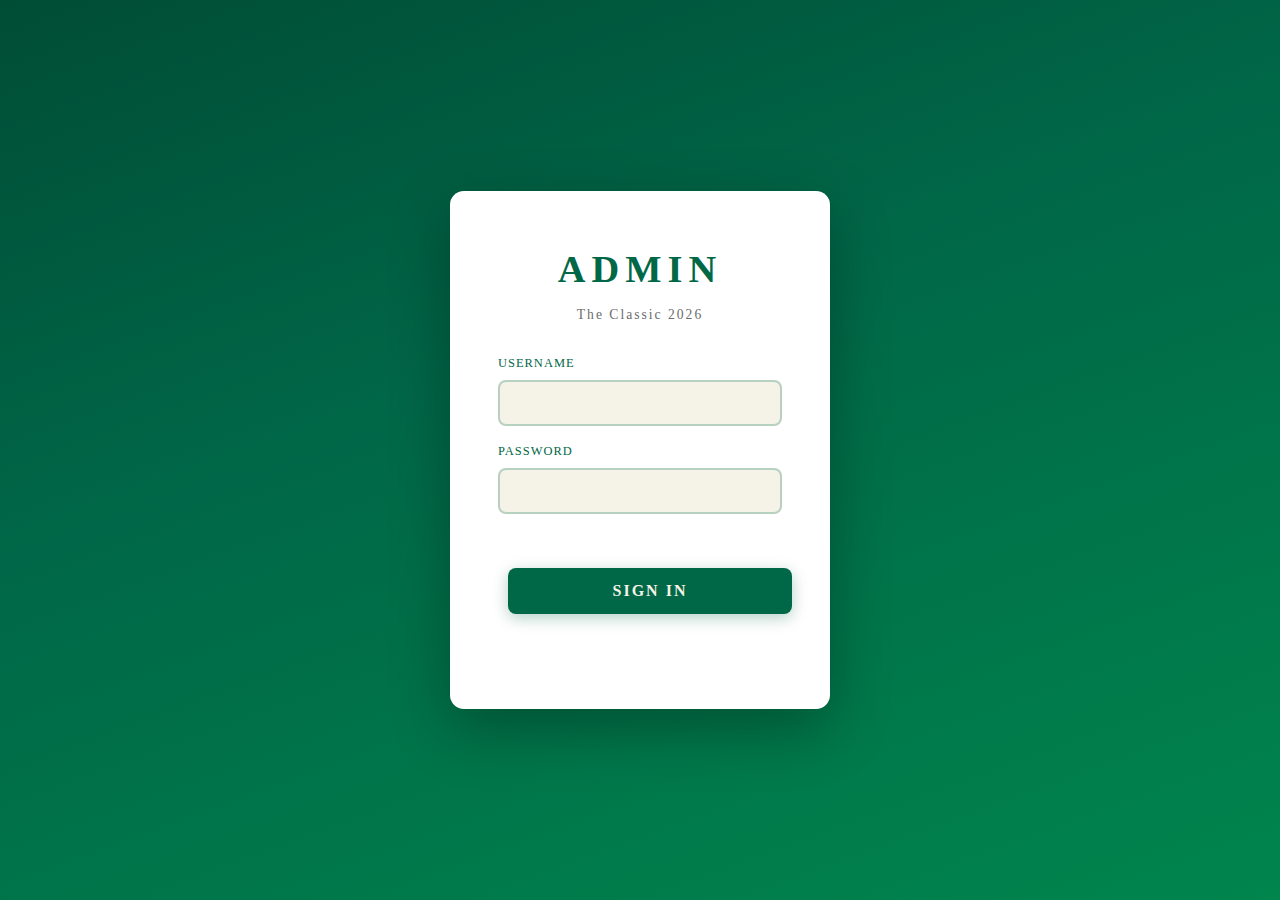
<file: admin.html>
<!DOCTYPE html>
<html lang="en">
<head>
  <meta charset="UTF-8">
  <meta name="viewport" content="width=device-width, initial-scale=1.0">
  <title>Admin - The Classic 2026</title>
  <link rel="stylesheet" href="css/styles.css?v=20260223">
  <link rel="icon" href="/favicon.ico">
</head>
<body>

  <!-- Login Overlay -->
  <div class="admin-login-overlay" id="login-overlay">
    <div class="admin-login-card">
      <div class="admin-login-header">ADMIN</div>
      <div class="admin-login-subtitle">The Classic 2026</div>
      <form id="login-form" onsubmit="handleLogin(event)">
        <div class="admin-login-field">
          <label for="login-user">Username</label>
          <input type="text" id="login-user" autocomplete="username" required>
        </div>
        <div class="admin-login-field">
          <label for="login-pass">Password</label>
          <input type="password" id="login-pass" autocomplete="current-password" required>
        </div>
        <div class="admin-login-error" id="login-error"></div>
        <button type="submit" class="admin-login-btn">Sign In</button>
      </form>
      <a href="index.html" class="admin-login-back">&larr; Back to Site</a>
    </div>
  </div>

  <div id="admin-app" style="display:none;">
  <nav class="navbar">
    <input type="checkbox" id="nav-toggle" class="nav-toggle">
    <label for="nav-toggle" class="nav-toggle-label">Menu</label>
    <div class="nav-container">
      <a href="index.html" class="nav-link">Tournament Format</a>
      <a href="draft.html" class="nav-link">Draft Board</a>
      <a href="leaderboard.html" class="nav-link">Live Leaderboard</a>
      <a href="history.html" class="nav-link">History</a>
      <a href="admin.html" class="nav-link admin-link active">Admin</a>
    </div>
  </nav>

  <main class="admin-page">
    <header class="admin-header">
      <div>
        <div class="admin-eyebrow" id="admin-eyebrow">Admin Console</div>
        <h1 id="admin-title">Admin Console</h1>
        <p class="admin-subtitle" id="admin-subtitle">Draft players, build matchups, and enter scores.</p>
      </div>
      <div class="admin-actions">
        <button class="btn-primary" id="save-btn" type="button" onclick="saveData()">Save</button>
        <button class="btn-danger" type="button" onclick="clearAll()">Clear All</button>
        <button class="btn-logout" type="button" onclick="logout()">Log Out</button>
        <div class="save-reminder" id="save-reminder">Unsaved changes</div>
      </div>
    </header>

    <!-- Tab Bar -->
    <div class="admin-tabs">
      <button class="admin-tab active" onclick="switchTab('draft')" id="tab-btn-draft">Draft</button>
      <button class="admin-tab" onclick="switchTab('matchups')" id="tab-btn-matchups">Matchups</button>
      <button class="admin-tab" onclick="switchTab('scores')" id="tab-btn-scores">Score Entry</button>
    </div>

    <!-- TAB: Draft -->
    <div class="tab-content active" id="tab-draft">
      <div class="draft-status draft-status--waiting" id="admin-draft-status">
        Loading draft data...
      </div>

      <div class="captains-grid">
        <div>
          <div class="team-column-header">Team Brock</div>
          <div class="draft-slots" id="admin-team-brock-slots"></div>
        </div>
        <div class="captains-vs">VS</div>
        <div>
          <div class="team-column-header">Team Jared</div>
          <div class="draft-slots" id="admin-team-jared-slots"></div>
        </div>
      </div>

      <div class="section-header" id="admin-pool-header" style="margin-top: 30px;">
        <h2>Available Players</h2>
      </div>
      <div class="draft-pool-grid" id="admin-pool-grid"></div>
    </div>

    <!-- TAB: Matchups -->
    <div class="tab-content" id="tab-matchups">
      <div class="draft-status" id="matchup-status" style="margin-bottom: 20px;">
        Assign players to match slots below.
      </div>
      <div id="matchup-builder-container"></div>
    </div>

    <!-- TAB: Score Entry -->
    <div class="tab-content" id="tab-scores">
      <section class="admin-stats" aria-label="Match status">
        <div class="stat-card">
          <div class="stat-label">Complete</div>
          <div class="stat-value" id="stat-complete">0</div>
        </div>
        <div class="stat-card">
          <div class="stat-label">In Progress</div>
          <div class="stat-value" id="stat-in-progress">0</div>
        </div>
        <div class="stat-card">
          <div class="stat-label">Not Started</div>
          <div class="stat-value" id="stat-not-started">0</div>
        </div>
        <div class="stat-card">
          <div class="stat-label">Progress</div>
          <div class="stat-value" id="stat-progress">0%</div>
        </div>
      </section>

      <section class="totals-panel" aria-label="Team totals">
        <div class="totals-heading">
          <h2>Team Totals</h2>
          <p>Auto-calculated from current match scores.</p>
        </div>
        <div class="totals-grid">
          <div class="total-card brock">
            <span class="total-team">Team Brock</span>
            <span class="total-score" id="total-brock">0.0</span>
          </div>
          <div class="total-card jared">
            <span class="total-team">Team Jared</span>
            <span class="total-score" id="total-jared">0.0</span>
          </div>
        </div>
      </section>

      <section class="foursomes" id="foursomes" aria-live="polite" style="padding-bottom: 80px;"></section>
    </div>
  </main>
  </div><!-- end #admin-app -->

  <!-- Sticky save bar for foursome users -->
  <div id="foursome-save-bar" style="display:none; position:fixed; bottom:0; left:0; right:0; background:#fff; border-top:2px solid #d4af37; padding:12px 20px; align-items:center; justify-content:space-between; z-index:1000; box-shadow:0 -2px 12px rgba(0,0,0,0.1);">
    <span id="foursome-save-status" style="font-family:'Copperplate',Georgia,serif; font-size:0.85em; color:#006747;"></span>
    <button class="btn-primary" type="button" onclick="saveData()" style="background:#006747; color:#f5f3e8; border:none; padding:10px 28px; border-radius:6px; font-size:1em; font-weight:700; cursor:pointer;">Save Scores</button>
  </div>

  <script src="admin.js"></script>
</body>
</html>
</file>
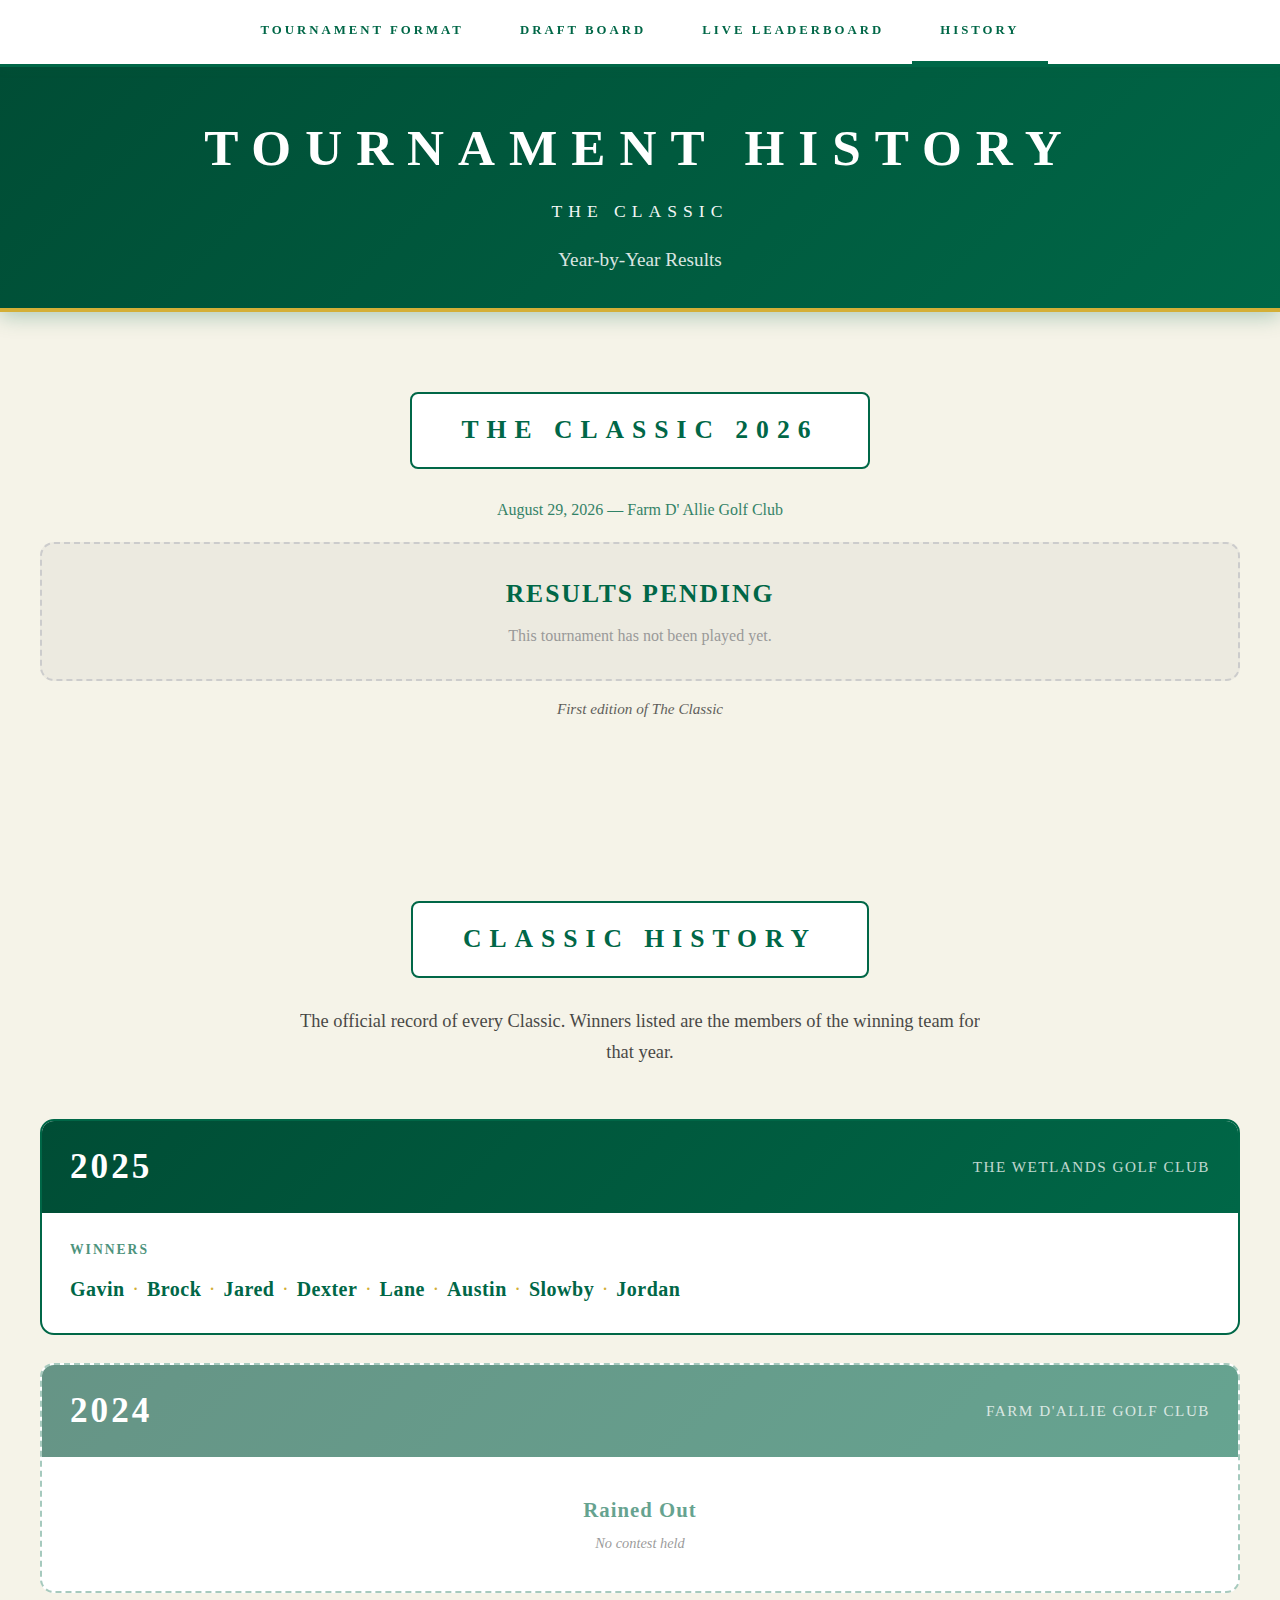
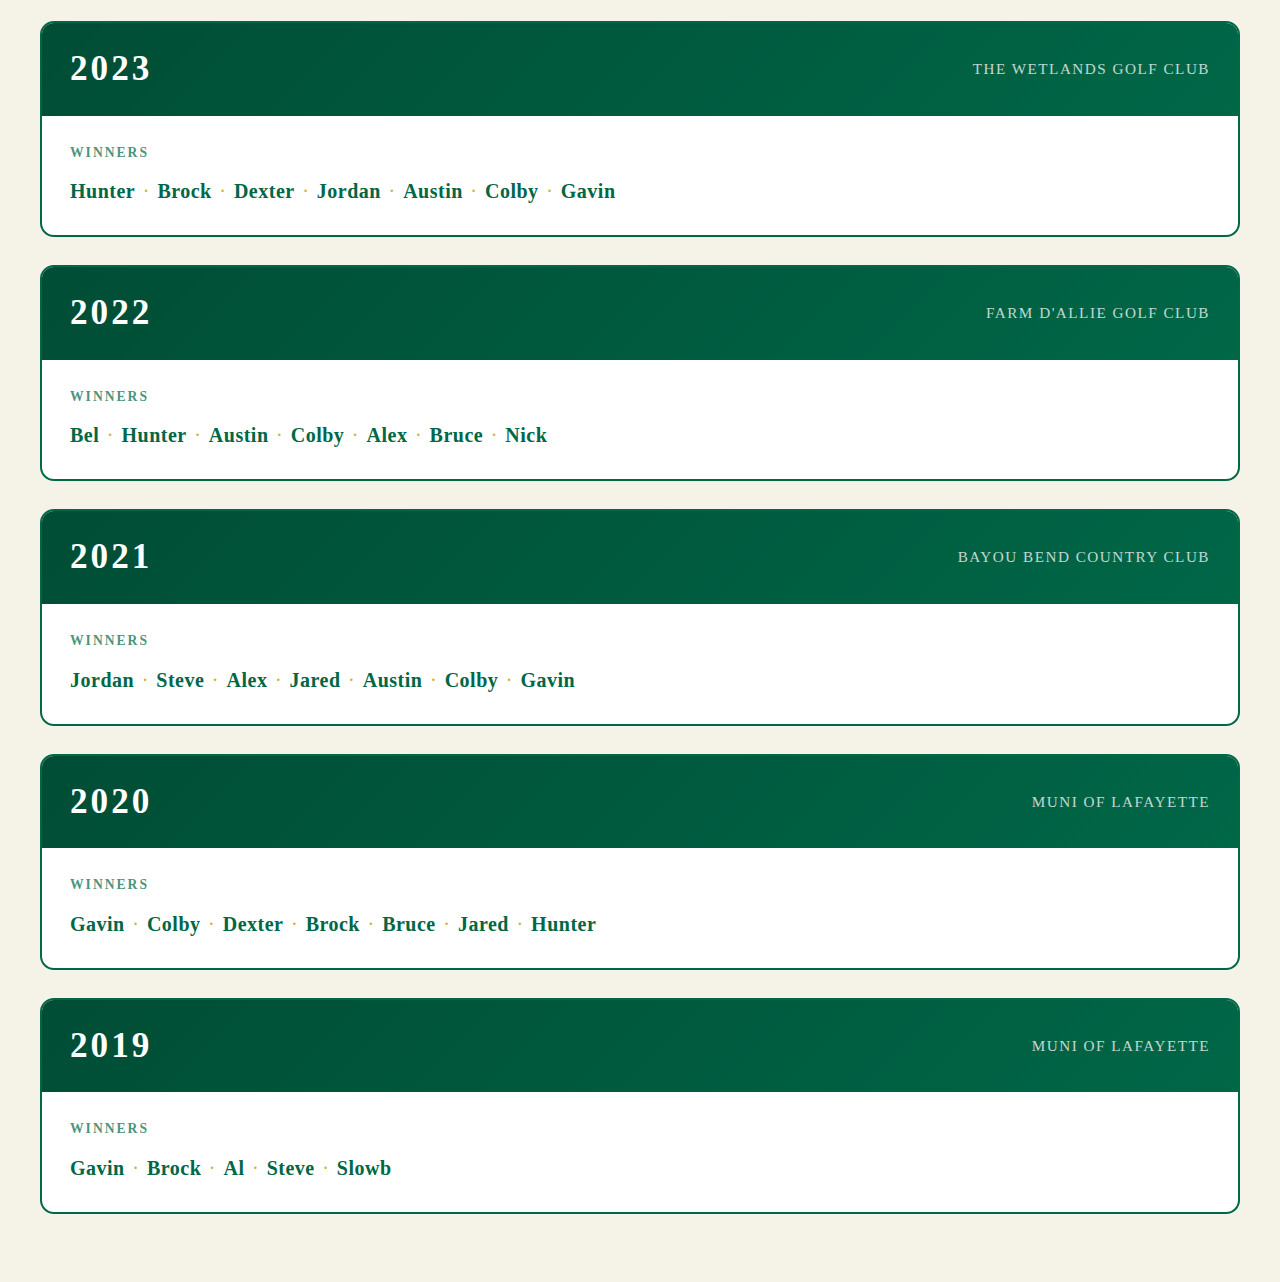
<file: history.html>
<!DOCTYPE html>
<html lang="en">
<head>
  <meta charset="UTF-8">
  <meta name="viewport" content="width=device-width, initial-scale=1.0">
  <title>The Classic - Tournament History</title>
  <link rel="stylesheet" href="css/styles.css?v=20260223">
  <link rel="icon" href="/favicon.ico">

  <style>
    .year-section {
      margin-bottom: 60px;
    }

    .year-section:last-child {
      margin-bottom: 0;
    }

    .result-banner {
      text-align: center;
      padding: 24px 20px;
      border-radius: var(--radius-lg);
      margin-bottom: 24px;
      background: linear-gradient(135deg, rgba(212, 175, 55, 0.15) 0%, rgba(212, 175, 55, 0.05) 100%);
      border: 3px solid var(--masters-gold);
    }

    .result-banner h3 {
      font-size: clamp(1.4em, 3.5vw, 2em);
      color: var(--masters-green);
      letter-spacing: 2px;
      text-transform: uppercase;
      margin-bottom: 8px;
    }

    .result-banner .final-score {
      font-size: clamp(2em, 5vw, 3em);
      font-weight: 800;
      color: var(--masters-green);
      margin: 10px 0;
    }

    .result-banner .final-score .winner-score {
      color: var(--masters-red);
    }

    .upcoming-banner {
      text-align: center;
      padding: 30px 20px;
      border-radius: var(--radius-lg);
      background: rgba(158, 158, 158, 0.1);
      border: 2px dashed #ccc;
    }

    .upcoming-banner h3 {
      font-size: clamp(1.2em, 3vw, 1.6em);
      color: var(--masters-green);
      letter-spacing: 2px;
      text-transform: uppercase;
      margin-bottom: 8px;
    }

    .upcoming-banner p {
      color: #999;
      font-size: 1em;
    }

    .mvp-card {
      text-align: center;
      padding: 20px;
      margin-top: 20px;
      background: linear-gradient(135deg, rgba(212, 175, 55, 0.12) 0%, rgba(212, 175, 55, 0.04) 100%);
      border: 2px solid var(--masters-gold);
      border-radius: var(--radius-md);
    }

    .mvp-card .mvp-label {
      font-size: 0.85em;
      text-transform: uppercase;
      letter-spacing: 2px;
      color: var(--masters-gold);
      margin-bottom: 6px;
    }

    .mvp-card .mvp-name {
      font-size: clamp(1.4em, 3vw, 1.8em);
      font-weight: 700;
      color: var(--masters-green);
    }

    .history-match {
      display: grid;
      grid-template-columns: 1fr auto 1fr;
      gap: 12px;
      align-items: center;
      padding: 14px 18px;
      background: var(--color-card);
      border: 1px solid rgba(0, 103, 71, 0.15);
      border-radius: var(--radius-md);
      margin-bottom: 10px;
    }

    .history-match .h-player {
      font-weight: 700;
      color: var(--masters-green);
    }

    .history-match .h-player:first-child {
      text-align: right;
    }

    .history-match .h-player:last-child {
      text-align: left;
    }

    .history-match .h-player.h-winner {
      color: var(--masters-red);
    }

    .history-match .h-vs {
      font-size: 0.8em;
      opacity: 0.5;
      text-transform: uppercase;
      letter-spacing: 1px;
    }

    .history-match .h-score {
      font-size: 0.85em;
      opacity: 0.7;
    }

    .tournament-meta {
      text-align: center;
      margin-bottom: 20px;
      font-size: 1em;
      color: var(--masters-green);
      opacity: 0.8;
    }

    .tournament-notes {
      text-align: center;
      font-style: italic;
      opacity: 0.7;
      margin-top: 16px;
      font-size: 0.95em;
    }

    /* Classic History (Winners Record) */
    .classic-history {
      margin-top: var(--gap-section);
    }

    .classic-history-intro {
      text-align: center;
      max-width: 700px;
      margin: 0 auto clamp(30px, 5vw, 50px);
      font-size: clamp(1em, 2.2vw, 1.15em);
      line-height: 1.7;
      color: var(--masters-black);
      opacity: 0.8;
    }

    .record-card {
      background: var(--color-card);
      border: 2px solid var(--masters-green);
      border-radius: var(--radius-lg);
      padding: 0;
      margin-bottom: clamp(20px, 3vw, 28px);
      transition: border-color 0.3s ease, box-shadow 0.3s ease;
    }

    .record-card:hover {
      border-color: var(--masters-gold);
      box-shadow: 0 8px 24px rgba(0, 103, 71, 0.12);
    }

    .record-card--rained {
      border-style: dashed;
      border-color: rgba(0, 103, 71, 0.35);
    }

    .record-card--rained:hover {
      border-color: rgba(0, 103, 71, 0.55);
      box-shadow: none;
    }

    .record-year-bar {
      background: linear-gradient(135deg, var(--masters-dark-green) 0%, var(--masters-green) 100%);
      padding: clamp(14px, 2.5vw, 18px) clamp(20px, 3vw, 28px);
      display: flex;
      justify-content: space-between;
      align-items: center;
      gap: 12px;
      flex-wrap: wrap;
      border-radius: 12px 12px 0 0;
    }

    .record-year {
      font-size: clamp(1.6em, 3.5vw, 2.2em);
      font-weight: 800;
      color: var(--color-card);
      letter-spacing: 3px;
    }

    .record-venue {
      font-size: clamp(0.8em, 1.8vw, 0.95em);
      color: var(--color-card);
      opacity: 0.75;
      letter-spacing: 1.5px;
      text-transform: uppercase;
    }

    .record-body {
      padding: clamp(18px, 3vw, 26px) clamp(20px, 3vw, 28px);
    }

    .record-winners-label {
      font-size: clamp(0.75em, 1.6vw, 0.85em);
      text-transform: uppercase;
      letter-spacing: 2px;
      color: var(--masters-green);
      opacity: 0.7;
      margin-bottom: 10px;
      font-weight: 700;
    }

    .record-winners {
      font-size: clamp(1.05em, 2.4vw, 1.25em);
      font-weight: 700;
      color: var(--masters-green);
      line-height: 1.8;
      letter-spacing: 0.5px;
    }

    .record-winners span {
      display: inline;
    }

    .record-winners .name-separator {
      color: var(--masters-gold);
      margin: 0 2px;
      font-weight: 400;
    }

    .record-rained {
      text-align: center;
      padding: clamp(24px, 4vw, 36px) clamp(20px, 3vw, 28px);
    }

    .record-rained-text {
      font-size: clamp(1.1em, 2.5vw, 1.3em);
      font-weight: 700;
      color: var(--masters-green);
      opacity: 0.6;
      letter-spacing: 1px;
    }

    .record-rained-sub {
      font-size: 0.9em;
      color: var(--masters-black);
      opacity: 0.45;
      margin-top: 6px;
      font-style: italic;
    }

    /* Rained-out year bar is muted */
    .record-card--rained .record-year-bar {
      background: linear-gradient(135deg, rgba(0, 77, 53, 0.6) 0%, rgba(0, 103, 71, 0.6) 100%);
    }

    /* ---- Mobile Responsive ---- */
    @media (max-width: 768px) {
      .record-year-bar {
        flex-direction: column;
        align-items: flex-start;
        gap: 4px;
        padding: clamp(12px, 2vw, 16px) clamp(16px, 3vw, 20px);
      }

      .record-year {
        font-size: clamp(1.4em, 6vw, 1.8em);
        letter-spacing: 2px;
      }

      .record-venue {
        font-size: clamp(0.7em, 2.5vw, 0.85em);
      }

      .record-body {
        padding: clamp(14px, 3vw, 20px) clamp(16px, 3vw, 20px);
      }

      .record-winners {
        font-size: clamp(0.95em, 3.5vw, 1.1em);
        line-height: 2;
      }

      .record-card {
        margin-bottom: clamp(16px, 3vw, 22px);
      }

      .classic-history-intro {
        font-size: 0.95em;
        padding: 0 8px;
      }

      .history-match {
        grid-template-columns: 1fr;
        gap: 4px;
        text-align: center;
        padding: 12px 14px;
      }

      .history-match .h-player:first-child,
      .history-match .h-player:last-child {
        text-align: center;
      }

      .upcoming-banner {
        padding: 24px 16px;
      }
    }

    @media (max-width: 480px) {
      .record-winners {
        font-size: 0.9em;
        line-height: 2.2;
        word-spacing: 2px;
      }

      .record-winners .name-separator {
        margin: 0 1px;
      }

      .record-body {
        padding: 14px 14px;
      }

      .record-rained {
        padding: 20px 14px;
      }

      .record-year-bar {
        padding: 12px 14px;
      }
    }
  </style>
</head>
<body>

<nav class="navbar">
  <input type="checkbox" id="nav-toggle" class="nav-toggle">
  <label for="nav-toggle" class="nav-toggle-label">Menu</label>
  <div class="nav-container">
    <a href="index.html" class="nav-link">Tournament Format</a>
    <a href="draft.html" class="nav-link">Draft Board</a>
    <a href="leaderboard.html" class="nav-link">Live Leaderboard</a>
    <a href="history.html" class="nav-link active">History</a>
  </div>
</nav>

<div class="hero">
  <h1>TOURNAMENT HISTORY</h1>
  <div class="subtitle">The Classic</div>
  <div class="date">Year-by-Year Results</div>
</div>

<div class="container" id="history-container">
  <p style="text-align: center; opacity: 0.7;">Loading tournament history...</p>
</div>

<!-- Classic History: The Official Record -->
<div class="container classic-history">
  <div class="section-header">
    <h2>Classic History</h2>
  </div>
  <p class="classic-history-intro">
    The official record of every Classic. Winners listed are the members of the winning team for that year.
  </p>

  <!-- 2025 -->
  <div class="record-card">
    <div class="record-year-bar">
      <div class="record-year">2025</div>
      <div class="record-venue">The Wetlands Golf Club</div>
    </div>
    <div class="record-body">
      <div class="record-winners-label">Winners</div>
      <div class="record-winners">
        <span>Gavin</span><span class="name-separator"> &middot; </span><span>Brock</span><span class="name-separator"> &middot; </span><span>Jared</span><span class="name-separator"> &middot; </span><span>Dexter</span><span class="name-separator"> &middot; </span><span>Lane</span><span class="name-separator"> &middot; </span><span>Austin</span><span class="name-separator"> &middot; </span><span>Slowby</span><span class="name-separator"> &middot; </span><span>Jordan</span>
      </div>
    </div>
  </div>

  <!-- 2024 -->
  <div class="record-card record-card--rained">
    <div class="record-year-bar">
      <div class="record-year">2024</div>
      <div class="record-venue">Farm D'Allie Golf Club</div>
    </div>
    <div class="record-rained">
      <div class="record-rained-text">Rained Out</div>
      <div class="record-rained-sub">No contest held</div>
    </div>
  </div>

  <!-- 2023 -->
  <div class="record-card">
    <div class="record-year-bar">
      <div class="record-year">2023</div>
      <div class="record-venue">The Wetlands Golf Club</div>
    </div>
    <div class="record-body">
      <div class="record-winners-label">Winners</div>
      <div class="record-winners">
        <span>Hunter</span><span class="name-separator"> &middot; </span><span>Brock</span><span class="name-separator"> &middot; </span><span>Dexter</span><span class="name-separator"> &middot; </span><span>Jordan</span><span class="name-separator"> &middot; </span><span>Austin</span><span class="name-separator"> &middot; </span><span>Colby</span><span class="name-separator"> &middot; </span><span>Gavin</span>
      </div>
    </div>
  </div>

  <!-- 2022 -->
  <div class="record-card">
    <div class="record-year-bar">
      <div class="record-year">2022</div>
      <div class="record-venue">Farm D'Allie Golf Club</div>
    </div>
    <div class="record-body">
      <div class="record-winners-label">Winners</div>
      <div class="record-winners">
        <span>Bel</span><span class="name-separator"> &middot; </span><span>Hunter</span><span class="name-separator"> &middot; </span><span>Austin</span><span class="name-separator"> &middot; </span><span>Colby</span><span class="name-separator"> &middot; </span><span>Alex</span><span class="name-separator"> &middot; </span><span>Bruce</span><span class="name-separator"> &middot; </span><span>Nick</span>
      </div>
    </div>
  </div>

  <!-- 2021 -->
  <div class="record-card">
    <div class="record-year-bar">
      <div class="record-year">2021</div>
      <div class="record-venue">Bayou Bend Country Club</div>
    </div>
    <div class="record-body">
      <div class="record-winners-label">Winners</div>
      <div class="record-winners">
        <span>Jordan</span><span class="name-separator"> &middot; </span><span>Steve</span><span class="name-separator"> &middot; </span><span>Alex</span><span class="name-separator"> &middot; </span><span>Jared</span><span class="name-separator"> &middot; </span><span>Austin</span><span class="name-separator"> &middot; </span><span>Colby</span><span class="name-separator"> &middot; </span><span>Gavin</span>
      </div>
    </div>
  </div>

  <!-- 2020 -->
  <div class="record-card">
    <div class="record-year-bar">
      <div class="record-year">2020</div>
      <div class="record-venue">Muni of Lafayette</div>
    </div>
    <div class="record-body">
      <div class="record-winners-label">Winners</div>
      <div class="record-winners">
        <span>Gavin</span><span class="name-separator"> &middot; </span><span>Colby</span><span class="name-separator"> &middot; </span><span>Dexter</span><span class="name-separator"> &middot; </span><span>Brock</span><span class="name-separator"> &middot; </span><span>Bruce</span><span class="name-separator"> &middot; </span><span>Jared</span><span class="name-separator"> &middot; </span><span>Hunter</span>
      </div>
    </div>
  </div>

  <!-- 2019 -->
  <div class="record-card">
    <div class="record-year-bar">
      <div class="record-year">2019</div>
      <div class="record-venue">Muni of Lafayette</div>
    </div>
    <div class="record-body">
      <div class="record-winners-label">Winners</div>
      <div class="record-winners">
        <span>Gavin</span><span class="name-separator"> &middot; </span><span>Brock</span><span class="name-separator"> &middot; </span><span>Al</span><span class="name-separator"> &middot; </span><span>Steve</span><span class="name-separator"> &middot; </span><span>Slowb</span>
      </div>
    </div>
  </div>

</div>

<script src="history.js"></script>
</body>
</html>
</file>
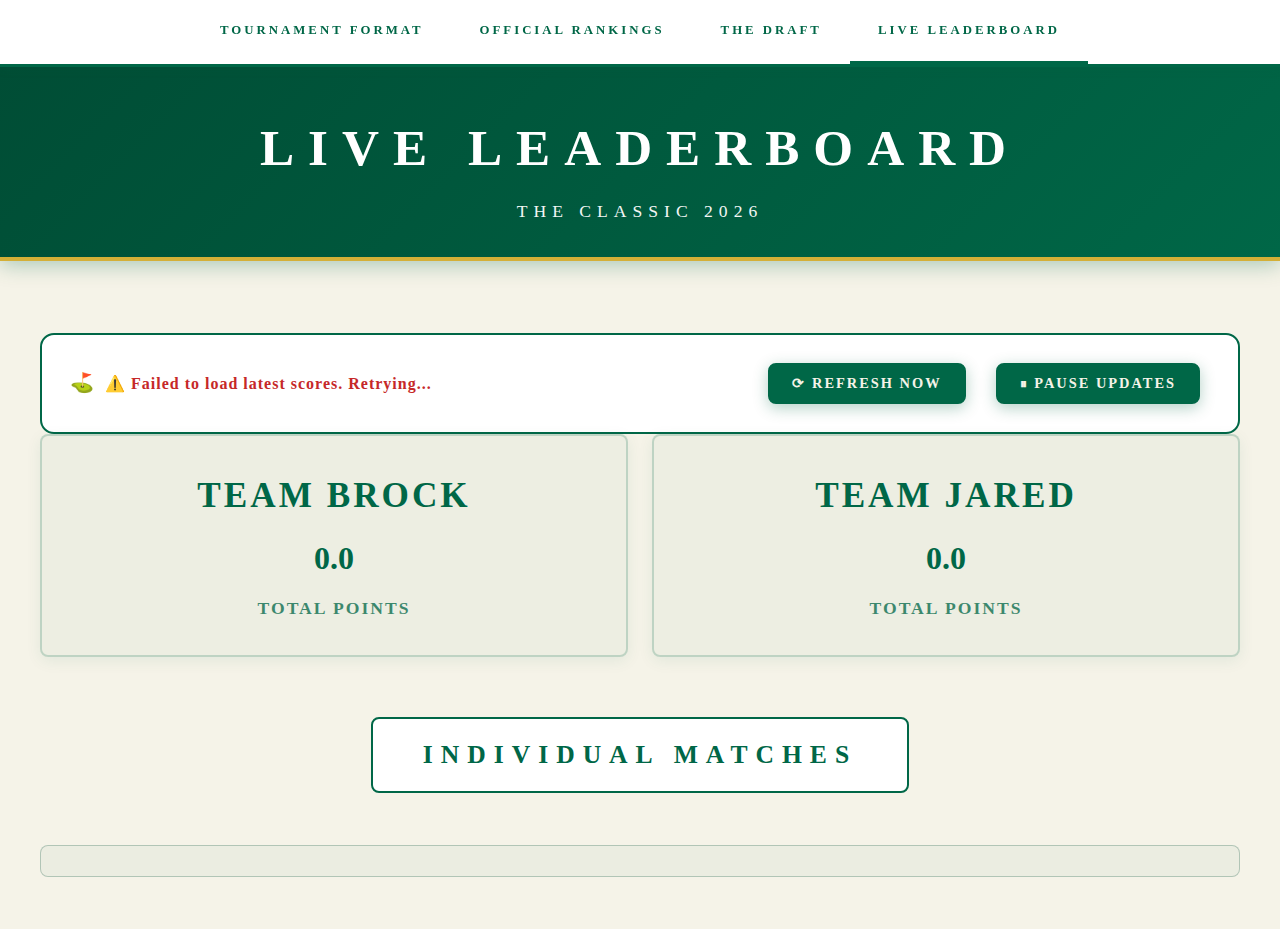
<file: leaderboard_FIXED.html>
<!DOCTYPE html>
<html lang="en">
<head>
  <meta charset="UTF-8">
  <meta name="viewport" content="width=device-width, initial-scale=1.0">
  <title>The Classic 2026 - Live Leaderboard</title>
  <link rel="stylesheet" href="css/styles.css">
</head>

<body>

<nav class="navbar">
  <div class="nav-container">
    <a href="index.html" class="nav-link">Tournament Format</a>
    <a href="draft.html" class="nav-link">Official Rankings</a>
    <a href="rule.html" class="nav-link">The Draft</a>
    <a href="leaderboard.html" class="nav-link active">Live Leaderboard</a>
  </div>
</nav>

<div class="hero">
  <h1>LIVE LEADERBOARD</h1>
  <div class="subtitle">The Classic 2026</div>
</div>

<div class="container">

  <!-- AUTO-REFRESH CONTROLS -->
  <div class="refresh-controls">
    <div class="refresh-indicator" id="refresh-indicator">
      Loading scores...
    </div>
    <div class="refresh-buttons">
      <button id="manual-refresh-btn" onclick="manualRefresh()" class="refresh-btn">
        ⟳ Refresh Now
      </button>
      <button id="toggle-refresh-btn" onclick="toggleAutoRefresh()" class="refresh-btn">
        ⏸ Pause Updates
      </button>
    </div>
  </div>

  <!-- TEAM TOTALS -->
  <div class="team-scores">
    <div class="team-card" id="team-brock">
      <h2>TEAM BROCK</h2>
      <div class="total-score" id="team-brock-score">0.0</div>
      <div class="score-label">Total Points</div>
    </div>

    <div class="team-card" id="team-jared">
      <h2>TEAM JARED</h2>
      <div class="total-score" id="team-jared-score">0.0</div>
      <div class="score-label">Total Points</div>
    </div>
  </div>

  <div class="section-header">
    <h2>Individual Matches</h2>
  </div>

  <!-- MATCHES -->
  <div class="matches-grid" id="matches-grid"></div>

  <div class="last-updated" id="last-updated"></div>

</div>

<script src="leaderboard.js"></script>
</body>
</html>
</file>
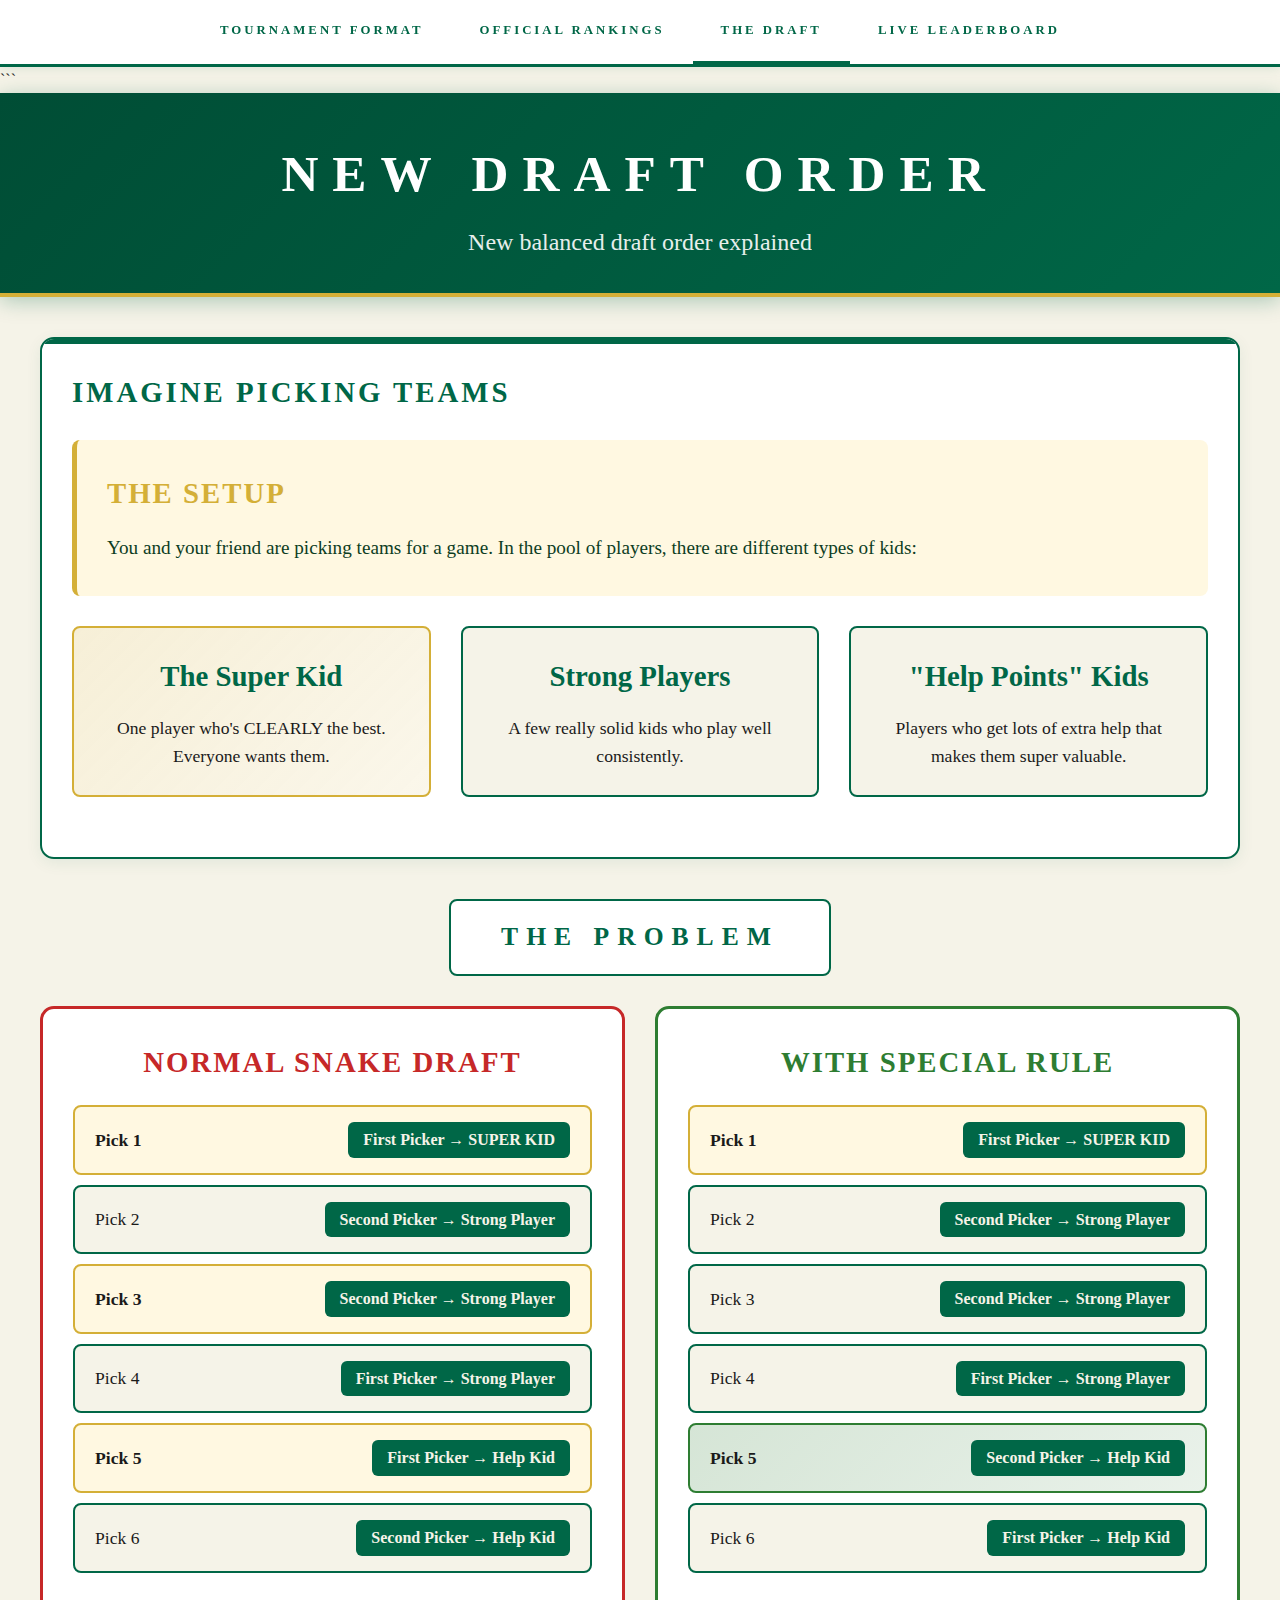
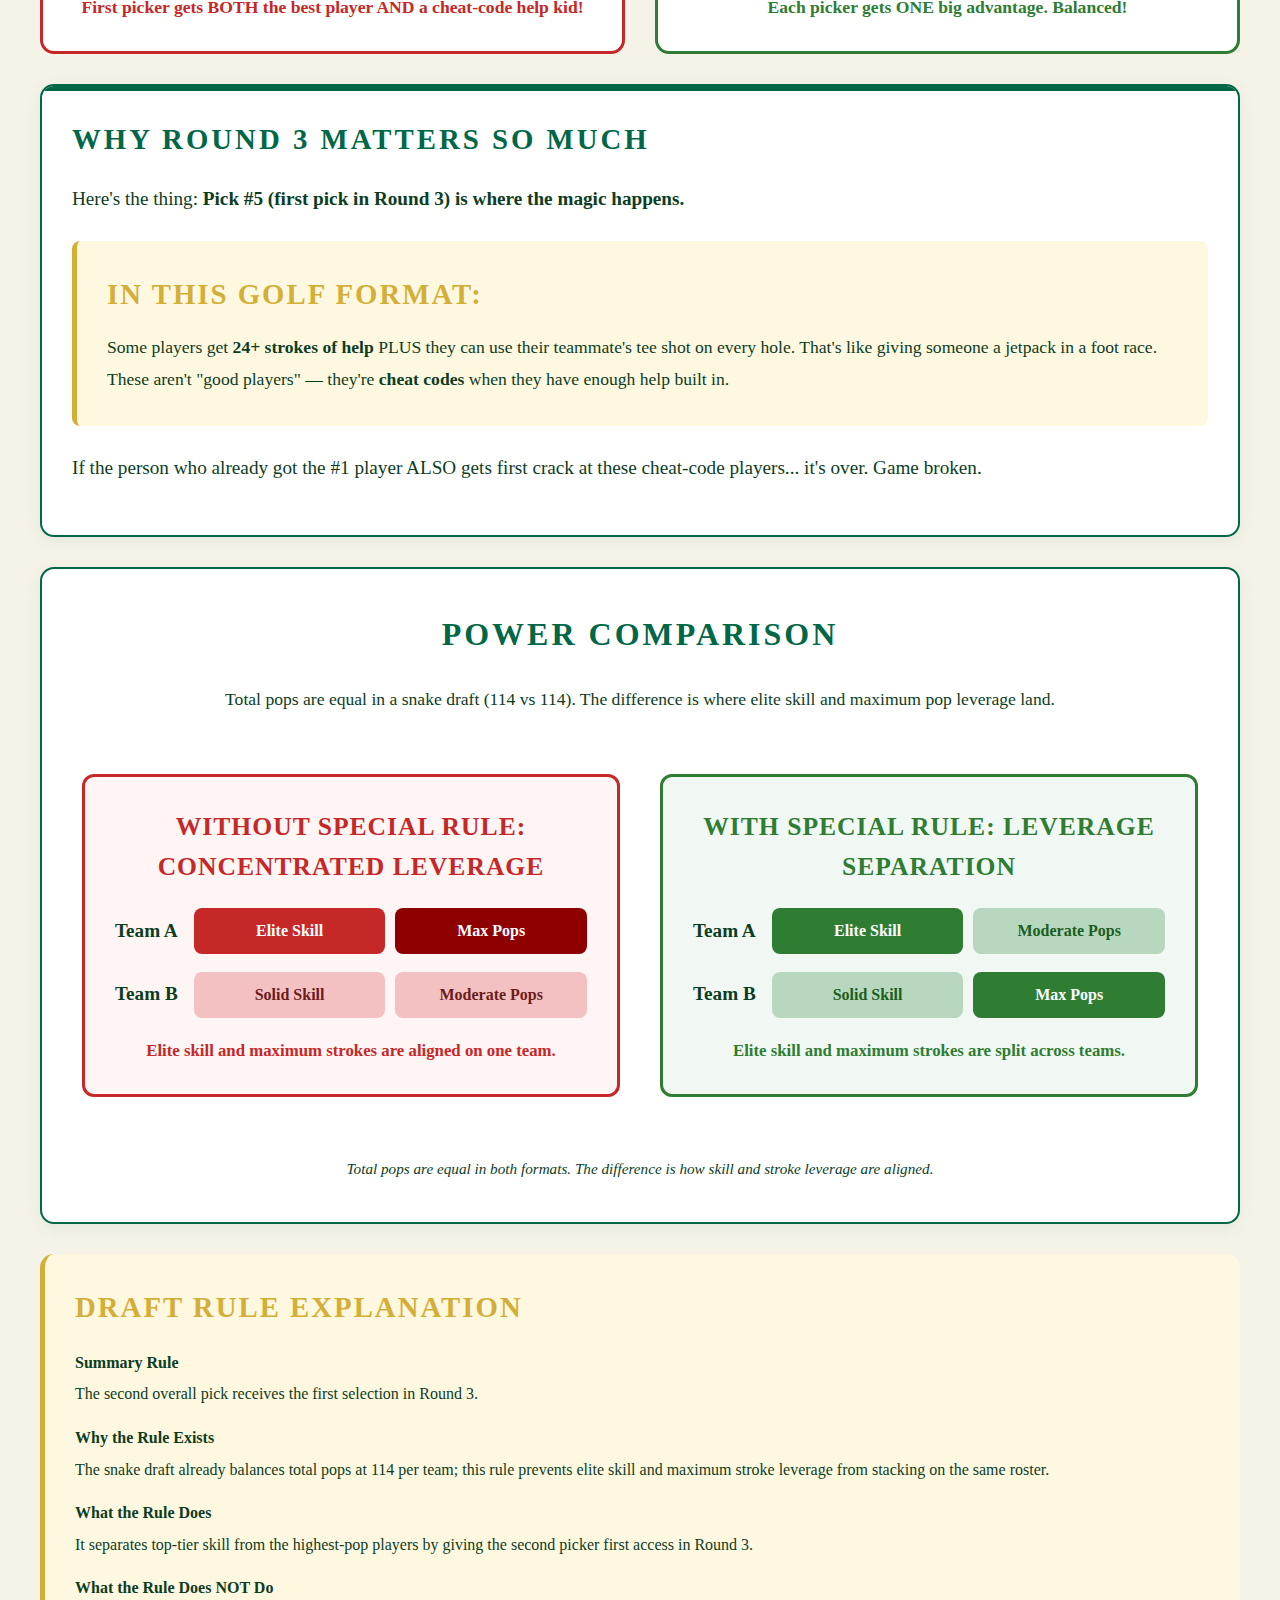
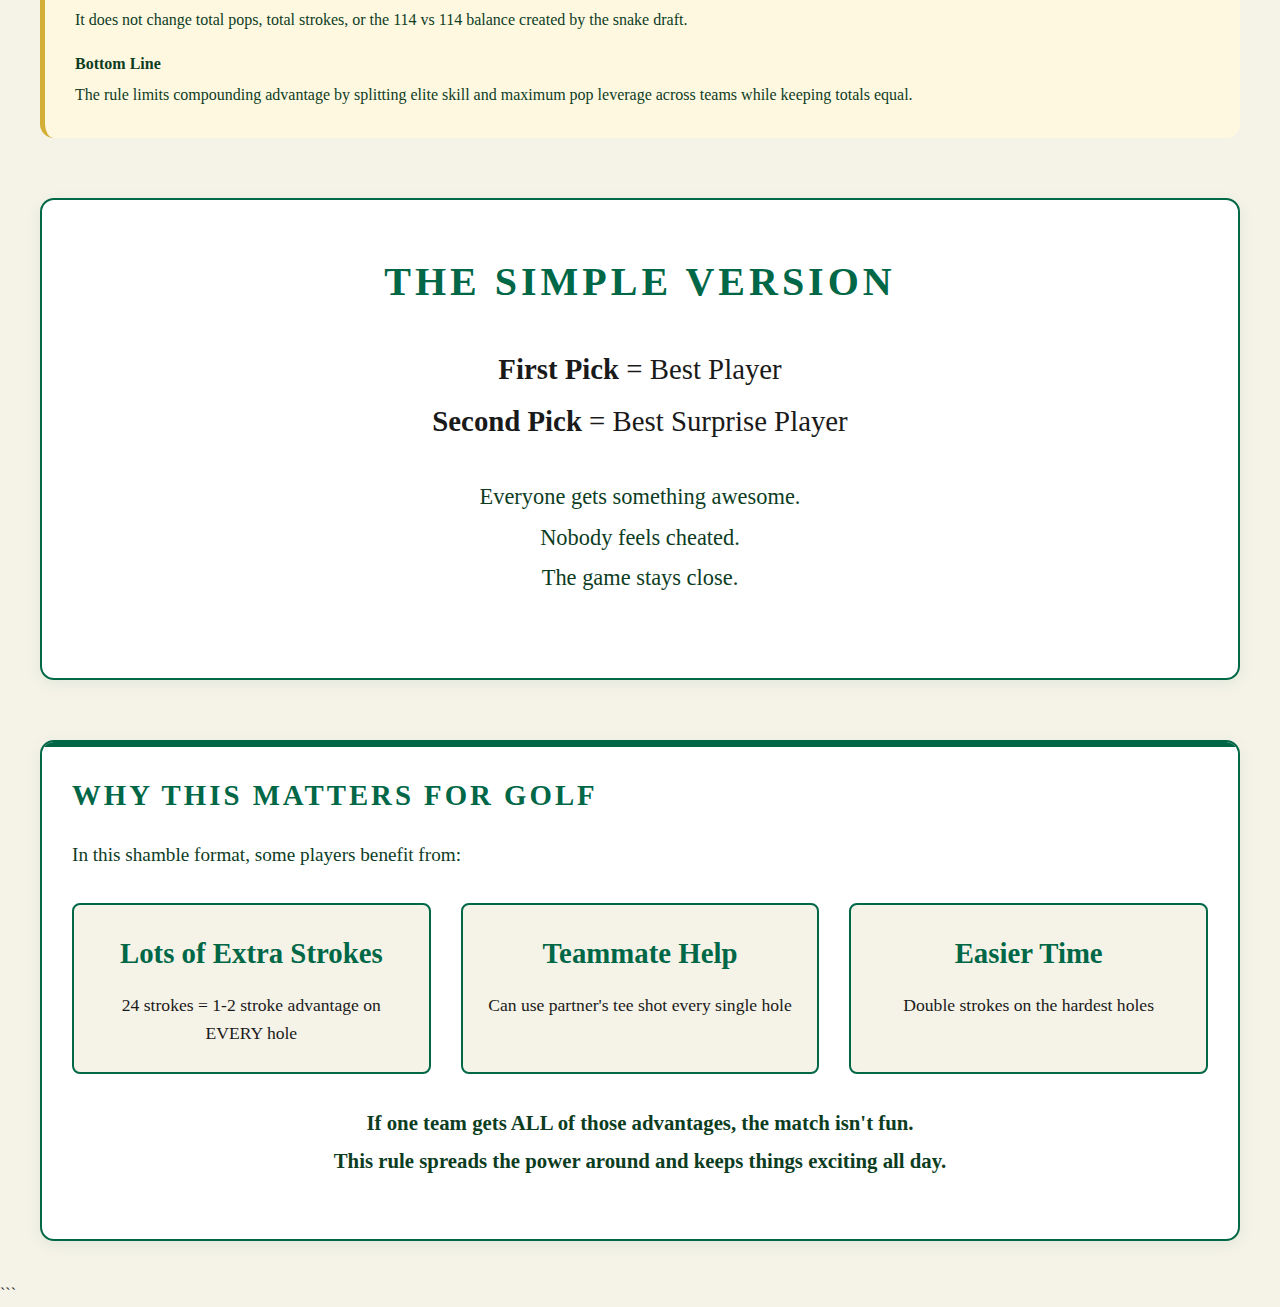
<file: rule.html>
<!DOCTYPE html>

<html lang="en">
<head>
    <meta charset="UTF-8">
    <meta name="viewport" content="width=device-width, initial-scale=1.0">
    <title>The Classic 2026 - Draft Rule Explained</title>
    <link rel="stylesheet" href="css/styles.css">
</head>
<body>
    <nav class="navbar">
        <input type="checkbox" id="nav-toggle" class="nav-toggle">
        <label for="nav-toggle" class="nav-toggle-label">Menu</label>
        <div class="nav-container">
            <a href="index.html" class="nav-link">Tournament Format</a>
            <a href="draft.html" class="nav-link">Official Rankings</a>
            <a href="rule.html" class="nav-link active">The Draft</a>
            <a href="leaderboard.html" class="nav-link">Live Leaderboard</a>
        </div>
    </nav>

```
<div class="hero">
    <h1>NEW DRAFT ORDER</h1>
    <p>New balanced draft order explained</p>
</div>

<div class="container">
    <div class="card">
        <h2>Imagine Picking Teams</h2>
        <div class="scenario-box">
            <h3>The Setup</h3>
            <p style="font-size: 1.2em; line-height: 1.8; color: #0d3d1f;">
                You and your friend are picking teams for a game. In the pool of players, there are different types of kids:
            </p>
        </div>

        <div class="player-tiers">
            <div class="tier super">
                <h3>The Super Kid</h3>
                <p>One player who's CLEARLY the best. Everyone wants them.</p>
            </div>
            <div class="tier">
                <h3>Strong Players</h3>
                <p>A few really solid kids who play well consistently.</p>
            </div>
            <div class="tier">
                <h3>"Help Points" Kids</h3>
                <p>Players who get lots of extra help that makes them super valuable.</p>
            </div>
        </div>
    </div>

    <div class="section-header">
        <h2>The Problem</h2>
    </div>

    <div class="draft-comparison">
        <div class="draft-column unfair">
            <h3>Normal Snake Draft</h3>
            <div class="pick-sequence">
                <div class="pick highlight">
                    <span class="pick-label">Pick 1</span>
                    <span class="pick-team">First Picker → SUPER KID</span>
                </div>
                <div class="pick">
                    <span class="pick-label">Pick 2</span>
                    <span class="pick-team">Second Picker → Strong Player</span>
                </div>
                <div class="pick highlight">
                    <span class="pick-label">Pick 3</span>
                    <span class="pick-team">Second Picker → Strong Player</span>
                </div>
                <div class="pick">
                    <span class="pick-label">Pick 4</span>
                    <span class="pick-team">First Picker → Strong Player</span>
                </div>
                <div class="pick highlight">
                    <span class="pick-label">Pick 5</span>
                    <span class="pick-team">First Picker → Help Kid</span>
                </div>
                <div class="pick">
                    <span class="pick-label">Pick 6</span>
                    <span class="pick-team">Second Picker → Help Kid</span>
                </div>
            </div>
            <p style="text-align: center; font-size: 1.1em; color: #c62828; font-weight: bold; margin-top: 20px;">
                First picker gets BOTH the best player AND a cheat-code help kid!
            </p>
        </div>

        <div class="draft-column fair">
            <h3>With Special Rule</h3>
            <div class="pick-sequence">
                <div class="pick highlight">
                    <span class="pick-label">Pick 1</span>
                    <span class="pick-team">First Picker → SUPER KID</span>
                </div>
                <div class="pick">
                    <span class="pick-label">Pick 2</span>
                    <span class="pick-team">Second Picker → Strong Player</span>
                </div>
                <div class="pick">
                    <span class="pick-label">Pick 3</span>
                    <span class="pick-team">Second Picker → Strong Player</span>
                </div>
                <div class="pick">
                    <span class="pick-label">Pick 4</span>
                    <span class="pick-team">First Picker → Strong Player</span>
                </div>
                <div class="pick special-rule">
                    <span class="pick-label">Pick 5</span>
                    <span class="pick-team">Second Picker → Help Kid</span>
                </div>
                <div class="pick">
                    <span class="pick-label">Pick 6</span>
                    <span class="pick-team">First Picker → Help Kid</span>
                </div>
            </div>
            <p style="text-align: center; font-size: 1.1em; color: #2e7d32; font-weight: bold; margin-top: 20px;">
                Each picker gets ONE big advantage. Balanced!
            </p>
        </div>
    </div>

    <div class="card">
        <h2>Why Round 3 Matters SO Much</h2>
        <p style="font-size: 1.2em; line-height: 1.8; margin: 20px 0; color: #0d3d1f;">
            Here's the thing: <strong>Pick #5 (first pick in Round 3) is where the magic happens.</strong>
        </p>
        <div class="scenario-box">
            <h3>In this golf format:</h3>
            <p style="font-size: 1.1em; line-height: 1.8; color: #0d3d1f;">
                Some players get <strong>24+ strokes of help</strong> PLUS they can use their teammate's tee shot on every hole. 
                That's like giving someone a jetpack in a foot race. These aren't "good players" — they're <strong>cheat codes</strong> 
                when they have enough help built in.
            </p>
        </div>
        <p style="font-size: 1.2em; line-height: 1.8; margin: 20px 0; color: #0d3d1f;">
            If the person who already got the #1 player ALSO gets first crack at these cheat-code players... it's over. Game broken.
        </p>
    </div>

    <div class="visual-demo">
        <h3>Power Comparison</h3>
        <p style="text-align: center; font-size: 1.1em; margin-bottom: 30px; color: #0d3d1f; line-height: 1.6;">
            Total pops are equal in a snake draft (114 vs 114). The difference is where elite skill and maximum pop leverage land.
        </p>

        <div class="comparison-grid">
            <!-- Concentrated Leverage -->
            <div style="background: #fff5f5; border: 3px solid #c62828; border-radius: 12px; padding: 30px;">
                <h4 style="text-align: center; font-size: 1.6em; color: #c62828; margin-bottom: 20px; text-transform: uppercase; letter-spacing: 1px;">Without Special Rule: Concentrated Leverage</h4>
                <div style="display: flex; flex-direction: column; gap: 18px;">
                    <div style="display: flex; align-items: center; justify-content: space-between; gap: 16px;">
                        <div style="font-size: 1.2em; font-weight: bold; color: #0d3d1f;">Team A</div>
                        <div style="display: flex; gap: 10px; flex: 1;">
                            <div style="flex: 1; background: #c62828; color: #fff; padding: 10px 12px; border-radius: 8px; text-align: center; font-weight: bold;">Elite Skill</div>
                            <div style="flex: 1; background: #8e0000; color: #fff; padding: 10px 12px; border-radius: 8px; text-align: center; font-weight: bold;">Max Pops</div>
                        </div>
                    </div>
                    <div style="display: flex; align-items: center; justify-content: space-between; gap: 16px;">
                        <div style="font-size: 1.2em; font-weight: bold; color: #0d3d1f;">Team B</div>
                        <div style="display: flex; gap: 10px; flex: 1;">
                            <div style="flex: 1; background: #f3c1c1; color: #6b1b1b; padding: 10px 12px; border-radius: 8px; text-align: center; font-weight: bold;">Solid Skill</div>
                            <div style="flex: 1; background: #f3c1c1; color: #6b1b1b; padding: 10px 12px; border-radius: 8px; text-align: center; font-weight: bold;">Moderate Pops</div>
                        </div>
                    </div>
                </div>
                <p style="text-align: center; font-size: 1.05em; margin-top: 20px; color: #c62828; font-weight: bold;">
                    Elite skill and maximum strokes are aligned on one team.
                </p>
            </div>

            <!-- Leverage Separation -->
            <div style="background: #f1f8f4; border: 3px solid #2e7d32; border-radius: 12px; padding: 30px;">
                <h4 style="text-align: center; font-size: 1.6em; color: #2e7d32; margin-bottom: 20px; text-transform: uppercase; letter-spacing: 1px;">With Special Rule: Leverage Separation</h4>
                <div style="display: flex; flex-direction: column; gap: 18px;">
                    <div style="display: flex; align-items: center; justify-content: space-between; gap: 16px;">
                        <div style="font-size: 1.2em; font-weight: bold; color: #0d3d1f;">Team A</div>
                        <div style="display: flex; gap: 10px; flex: 1;">
                            <div style="flex: 1; background: #2e7d32; color: #fff; padding: 10px 12px; border-radius: 8px; text-align: center; font-weight: bold;">Elite Skill</div>
                            <div style="flex: 1; background: #b7d8bf; color: #1b5e20; padding: 10px 12px; border-radius: 8px; text-align: center; font-weight: bold;">Moderate Pops</div>
                        </div>
                    </div>
                    <div style="display: flex; align-items: center; justify-content: space-between; gap: 16px;">
                        <div style="font-size: 1.2em; font-weight: bold; color: #0d3d1f;">Team B</div>
                        <div style="display: flex; gap: 10px; flex: 1;">
                            <div style="flex: 1; background: #b7d8bf; color: #1b5e20; padding: 10px 12px; border-radius: 8px; text-align: center; font-weight: bold;">Solid Skill</div>
                            <div style="flex: 1; background: #2e7d32; color: #fff; padding: 10px 12px; border-radius: 8px; text-align: center; font-weight: bold;">Max Pops</div>
                        </div>
                    </div>
                </div>
                <p style="text-align: center; font-size: 1.05em; margin-top: 20px; color: #2e7d32; font-weight: bold;">
                    Elite skill and maximum strokes are split across teams.
                </p>
            </div>
        </div>
        <p style="text-align: center; font-size: 0.95em; margin-top: 20px; color: #0d3d1f; font-style: italic;">
            Total pops are equal in both formats. The difference is how skill and stroke leverage are aligned.
        </p>
    </div>

    <div class="key-points">
        <h3>Draft Rule Explanation</h3>
        <div style="display: grid; gap: 18px;">
            <div>
                <h4 style="margin-bottom: 6px; color: #0d3d1f;">Summary Rule</h4>
                <p style="margin: 0; color: #0d3d1f;">The second overall pick receives the first selection in Round 3.</p>
            </div>
            <div>
                <h4 style="margin-bottom: 6px; color: #0d3d1f;">Why the Rule Exists</h4>
                <p style="margin: 0; color: #0d3d1f;">
                    The snake draft already balances total pops at 114 per team; this rule prevents elite skill and maximum stroke leverage from stacking on the same roster.
                </p>
            </div>
            <div>
                <h4 style="margin-bottom: 6px; color: #0d3d1f;">What the Rule Does</h4>
                <p style="margin: 0; color: #0d3d1f;">
                    It separates top-tier skill from the highest-pop players by giving the second picker first access in Round 3.
                </p>
            </div>
            <div>
                <h4 style="margin-bottom: 6px; color: #0d3d1f;">What the Rule Does NOT Do</h4>
                <p style="margin: 0; color: #0d3d1f;">
                    It does not change total pops, total strokes, or the 114 vs 114 balance created by the snake draft.
                </p>
            </div>
            <div>
                <h4 style="margin-bottom: 6px; color: #0d3d1f;">Bottom Line</h4>
                <p style="margin: 0; color: #0d3d1f;">
                    The rule limits compounding advantage by splitting elite skill and maximum pop leverage across teams while keeping totals equal.
                </p>
            </div>
        </div>
    </div>

    <div class="simple-version">
        <h2>The Simple Version</h2>
        <div class="big-text">
            <strong>First Pick</strong> = Best Player<br>
            <strong>Second Pick</strong> = Best Surprise Player
        </div>
        <p style="font-size: 1.4em; margin: 30px 0; line-height: 1.8; color: #0d3d1f;">
            Everyone gets something awesome.<br>
            Nobody feels cheated.<br>
            The game stays close.
        </p>
    </div>

    <div class="card">
        <h2>Why This Matters For Golf</h2>
        <p style="font-size: 1.2em; line-height: 1.8; margin: 20px 0; color: #0d3d1f;">
            In this shamble format, some players benefit from:
        </p>
        <div class="player-tiers">
            <div class="tier">
                <h3>Lots of Extra Strokes</h3>
                <p>24 strokes = 1-2 stroke advantage on EVERY hole</p>
            </div>
            <div class="tier">
                <h3>Teammate Help</h3>
                <p>Can use partner's tee shot every single hole</p>
            </div>
            <div class="tier">
                <h3>Easier Time</h3>
                <p>Double strokes on the hardest holes</p>
            </div>
        </div>
        <p style="font-size: 1.3em; line-height: 1.8; margin: 30px 0; text-align: center; font-weight: bold; color: #0d3d1f;">
            If one team gets ALL of those advantages, the match isn't fun.<br>
            This rule spreads the power around and keeps things exciting all day.
        </p>
    </div>
</div>
```

</body>
</html>
</file>
<file: css/styles.css>
/* =====================================================
   THE CLASSIC 2026 - MASTERS-THEMED STYLESHEET
   Full Augusta National Aesthetic Across All Pages
   ===================================================== */

/* =====================
   DESIGN TOKENS - MASTERS PALETTE
   ===================== */
:root {
  --color-bg: #f5f3e8;
  --color-card: #ffffff;
  
  /* Masters Green (Primary) */
  --color-primary: #006747;
  --masters-green: #006747;
  --masters-dark-green: #004d35;
  --masters-light-green: #00854d;
  
  /* Masters Accent Colors */
  --color-accent: #d4af37;
  --masters-gold: #d4af37;
  --masters-red: #c8102e;
  --masters-black: #1a1a1a;
  
  /* Text Colors */
  --color-text: #1a1a1a;
  --color-muted: #6b6b6b;

  /* Utility Colors */
  --color-warning: #c62828;
  --color-success: #2e7d32;
  --color-highlight: #fff8e1;

  /* Spacing */
  --max-width: 1400px;
  --pad-page: clamp(20px, 4vw, 40px);
  --pad-card: clamp(20px, 3vw, 30px);
  --gap-section: clamp(40px, 6vw, 60px);
  --gap-card: clamp(20px, 3vw, 30px);
  --gap-small: clamp(12px, 2vw, 16px);
  --radius-lg: 14px;
  --radius-md: 8px;
  --shadow-sm: 0 4px 15px rgba(0, 103, 71, 0.08);
  --shadow-md: 0 8px 20px rgba(0, 103, 71, 0.15);
  --shadow-lg: 0 12px 30px rgba(0, 103, 71, 0.2);
}

/* =====================
   RESET / BASE
   ===================== */
* {
  margin: 0;
  padding: 0;
  box-sizing: border-box;
}

body {
  font-family: 'Copperplate', 'Copperplate Gothic', Georgia, serif;
  background: var(--color-bg);
  color: var(--masters-black);
  overflow-x: hidden;
  line-height: 1.6;
}

/* =====================
   LAYOUT
   ===================== */
.container {
  max-width: var(--max-width);
  margin: 0 auto;
  padding: var(--gap-section) var(--pad-page);
}

/* =====================================================
   NAVIGATION - MASTERS STYLE
   ===================================================== */
.navbar {
  background: var(--color-card);
  padding: 20px var(--pad-page);
  position: sticky;
  top: 0;
  z-index: 1000;
  border-bottom: 3px solid var(--masters-green);
  box-shadow: 0 2px 10px rgba(0, 103, 71, 0.1);
}

.nav-toggle {
  display: none;
}

.nav-toggle-label {
  display: none;
  align-items: center;
  justify-content: center;
  gap: 8px;
  padding: 10px 18px;
  border-radius: 999px;
  border: 2px solid var(--masters-green);
  background: var(--masters-green);
  color: var(--color-bg);
  font-size: 0.85em;
  font-weight: 700;
  letter-spacing: 2px;
  text-transform: uppercase;
  cursor: pointer;
  transition: transform 0.2s ease, box-shadow 0.2s ease;
  margin: 0 auto;
  max-width: 200px;
}

.nav-toggle-label:hover {
  transform: translateY(-1px);
  box-shadow: 0 6px 16px rgba(0, 103, 71, 0.3);
  background: var(--masters-dark-green);
}

.nav-container {
  max-width: var(--max-width);
  margin: 0 auto;
  display: flex;
  justify-content: center;
  align-items: center;
  gap: clamp(15px, 3vw, 30px);
  flex-wrap: wrap;
}

.nav-link {
  color: var(--masters-green);
  text-decoration: none;
  font-size: clamp(0.8em, 2vw, 0.95em);
  font-weight: 600;
  padding: 10px clamp(15px, 3vw, 25px);
  border-radius: 5px;
  transition: all 0.3s ease;
  border: 2px solid transparent;
  letter-spacing: 2px;
  text-transform: uppercase;
}

.nav-link:hover {
  background: var(--color-bg);
  border-color: var(--masters-green);
  transform: translateY(-2px);
}

.nav-link.active {
  background: var(--masters-green);
  color: var(--color-bg);
  border-color: var(--masters-green);
}

/* Admin Link - Gold Accent */
.nav-link.admin-link {
  background: var(--masters-gold);
  color: var(--masters-green);
  border-color: var(--masters-gold);
  font-size: 0.85em;
  padding: 8px 20px;
  animation: subtlePulse 3s ease-in-out infinite;
}

.nav-link.admin-link:hover {
  background: var(--masters-green);
  color: var(--masters-gold);
  border-color: var(--masters-green);
  transform: translateY(-2px);
  animation: none;
}

@keyframes subtlePulse {
  0%, 100% {
    box-shadow: 0 0 5px rgba(212, 175, 55, 0.3);
  }
  50% {
    box-shadow: 0 0 15px rgba(212, 175, 55, 0.6);
  }
}

/* =====================================================
   HERO SECTION - MASTERS GREEN (ALL PAGES)
   ===================================================== */
.hero {
  text-align: center;
  padding: clamp(50px, 10vw, 80px) var(--pad-page) clamp(40px, 8vw, 60px);
  background: linear-gradient(135deg, var(--masters-dark-green) 0%, var(--masters-green) 100%);
  color: var(--color-card);
  border-bottom: 4px solid var(--masters-gold);
  margin-bottom: var(--gap-section);
  box-shadow: 0 4px 20px rgba(0, 103, 71, 0.3);
}

.hero h1 {
  font-size: clamp(2.2em, 7vw, 4.5em);
  margin-bottom: clamp(12px, 2vw, 15px);
  animation: fadeInDown 1s ease-out;
  letter-spacing: clamp(3px, 2vw, 12px);
  font-weight: 700;
  color: var(--color-card);
}

.hero .subtitle {
  font-size: clamp(1em, 3vw, 1.8em);
  opacity: 0.95;
  animation: fadeInUp 1s ease-out 0.3s both;
  margin-top: 10px;
  letter-spacing: clamp(2px, 1.5vw, 4px);
  text-transform: uppercase;
  color: var(--color-card);
}

.hero p {
  font-size: clamp(1.2em, 3vw, 1.5em);
  opacity: 0.9;
  animation: fadeInUp 1s ease-out 0.3s both;
  color: var(--color-card);
}

.hero .date {
  font-size: clamp(1em, 2.5vw, 1.2em);
  margin-top: 20px;
  opacity: 0.85;
  animation: fadeInUp 1s ease-out 0.5s both;
  color: var(--color-card);
}

/* =====================
   TODAY'S RULES STRIP
   ===================== */
.rules-strip {
  display: flex;
  flex-direction: column;
  align-items: center;
  gap: clamp(8px, 1.5vw, 12px);
  padding: clamp(10px, 2vw, 14px) clamp(12px, 3vw, 18px);
  margin-bottom: clamp(18px, 3vw, 26px);
  background: var(--color-card);
  border: 1px solid var(--masters-gold);
  border-radius: var(--radius-md);
  box-shadow: var(--shadow-sm);
  text-align: center;
}

.rules-strip__title {
  font-size: clamp(0.85em, 2.4vw, 1em);
  font-weight: 700;
  letter-spacing: 1.5px;
  text-transform: uppercase;
  color: var(--masters-green);
}

.rules-strip__list {
  list-style: none;
  display: flex;
  flex-wrap: wrap;
  justify-content: center;
  gap: clamp(6px, 2vw, 12px);
  margin: 0;
  padding: 0;
  font-size: clamp(0.9em, 2.8vw, 1.05em);
  font-weight: 600;
  color: var(--masters-black);
}

.rules-strip__list li {
  padding: 6px 10px;
  border-radius: 999px;
  background: var(--color-bg);
  border: 1px solid var(--masters-green);
  white-space: nowrap;
}

@media (max-width: 640px) {
  .rules-strip {
    align-items: center;
  }

  .rules-strip__list li {
    white-space: normal;
  }
}

/* =====================
   SECTION HEADERS
   ===================== */
.section-header {
  text-align: center;
  margin: var(--gap-section) 0 var(--gap-card);
}

.section-header h2 {
  font-size: clamp(1.4em, 4vw, 2.5em);
  text-transform: uppercase;
  letter-spacing: clamp(2px, 2vw, 8px);
  display: inline-block;
  padding: clamp(15px, 3vw, 20px) clamp(30px, 5vw, 50px);
  background: var(--color-card);
  border-radius: var(--radius-md);
  border: 2px solid var(--masters-green);
  animation: slideIn 0.8s ease-out;
  color: var(--masters-green);
}

/* =====================
   CARDS (GLOBAL)
   ===================== */
.card,
.team-card,
.match-card,
.foursome {
  background: var(--color-card);
  border: 2px solid var(--masters-green);
  border-radius: var(--radius-lg);
  padding: var(--pad-card);
  box-shadow: var(--shadow-sm);
  transition: all 0.4s ease;
  position: relative;
  overflow: hidden;
}

.card::before {
  content: '';
  position: absolute;
  top: 0;
  left: 0;
  right: 0;
  height: 5px;
  background: var(--masters-green);
}

.card:hover {
  transform: translateY(-8px);
  border-color: var(--masters-gold);
  box-shadow: var(--shadow-md);
}

.card:hover::before {
  background: var(--masters-gold);
}

.card h2 {
  color: var(--masters-green);
  font-size: clamp(1.4em, 4vw, 1.8em);
  margin-bottom: clamp(15px, 3vw, 20px);
  letter-spacing: 3px;
  text-transform: uppercase;
}

.card-content {
  line-height: 1.8;
  color: var(--masters-black);
}

.card-content strong {
  color: var(--masters-green);
  font-size: 1.05em;
}

/* =====================
   QUICK STATS (INDEX)
   ===================== */
.quick-stats {
  display: flex;
  justify-content: center;
  gap: clamp(12px, 2.5vw, 20px);
  margin-top: clamp(20px, 3vw, 25px);
  flex-wrap: nowrap;
}

.stat-box {
  background: var(--color-bg);
  padding: clamp(10px, 2vw, 14px) clamp(16px, 3vw, 22px);
  border-radius: var(--radius-md);
  border: 2px solid var(--masters-green);
  animation: fadeInUp 1s ease-out 0.5s both;
  transition: all 0.3s ease;
  min-width: clamp(90px, 15vw, 130px);
  text-align: center;
}

.stat-box:hover {
  border-color: var(--masters-gold);
  transform: translateY(-3px);
  box-shadow: var(--shadow-md);
}

.stat-box .number {
  font-size: clamp(1.6em, 4vw, 2em);
  font-weight: bold;
  display: block;
  color: var(--masters-green);
  line-height: 1;
}

.stat-box .label {
  font-size: clamp(0.65em, 1.6vw, 0.75em);
  opacity: 0.7;
  text-transform: uppercase;
  letter-spacing: 1.5px;
  color: var(--masters-green);
  margin-top: 4px;
  display: block;
}

/* Mobile - allow wrapping only on very small screens */
@media (max-width: 400px) {
  .quick-stats {
    flex-wrap: wrap;
    gap: 10px;
  }
  
  .stat-box {
    flex: 1 1 calc(50% - 5px);
    min-width: 0;
  }
}

/* =====================
   CARD GRID (INDEX)
   ===================== */
.card-grid {
  display: grid;
  grid-template-columns: repeat(auto-fit, minmax(min(100%, 320px), 1fr));
  gap: var(--gap-card);
  margin: var(--gap-card) 0;
}

.card-grid .card {
  animation: fadeInUp 0.6s ease-out backwards;
}

.card-grid .card:nth-child(1) { animation-delay: 0.1s; }
.card-grid .card:nth-child(2) { animation-delay: 0.2s; }
.card-grid .card:nth-child(3) { animation-delay: 0.3s; }
.card-grid .card:nth-child(4) { animation-delay: 0.4s; }

/* =====================
   HIGHLIGHT BOXES
   ===================== */
.highlight-box {
  background: var(--color-bg);
  color: var(--masters-black);
  padding: clamp(12px, 2.5vw, 16px);
  border-radius: var(--radius-md);
  margin: 10px 0;
  font-weight: 500;
  border: 2px solid var(--masters-green);
  line-height: 1.5;
}

.highlight-box ul {
  margin: 8px 0;
  padding-left: 20px;
}

.highlight-box li {
  margin-bottom: 6px;
  line-height: 1.4;
}

.tip-box {
  background: var(--color-highlight);
  padding: clamp(15px, 3vw, 20px);
  border-radius: var(--radius-md);
  margin: 20px 0;
  border-left: 5px solid var(--masters-gold);
}

.tip-box strong {
  color: var(--masters-green);
  display: block;
  margin-bottom: 10px;
  font-size: 1.1em;
}

/* =====================
   MATCH VISUALS
   ===================== */
.match-visual {
  display: flex;
  align-items: center;
  justify-content: center;
  gap: clamp(15px, 3vw, 20px);
  margin: 20px 0;
  padding: clamp(15px, 3vw, 20px);
  background: var(--color-bg);
  border-radius: var(--radius-md);
  flex-wrap: wrap;
}

.player-box,
.Golfer-box {
  background: var(--masters-green);
  color: var(--color-bg);
  padding: clamp(12px, 2vw, 15px) clamp(20px, 3vw, 25px);
  border-radius: 6px;
  font-weight: bold;
  font-size: clamp(1em, 2.5vw, 1.1em);
  box-shadow: 0 4px 10px rgba(0, 103, 71, 0.3);
}

.vs-text {
  font-size: clamp(1.2em, 3vw, 1.5em);
  font-weight: bold;
  color: var(--masters-green);
}

/* =====================
   INFO GRIDS
   ===================== */
.info-grid {
  display: grid;
  grid-template-columns: repeat(auto-fit, minmax(min(100%, 200px), 1fr));
  gap: var(--gap-small);
  margin: 20px 0;
}

.notes-grid {
  gap: var(--gap-card);
}

.info-item {
  background: var(--color-bg);
  padding: var(--gap-small);
  border-radius: var(--radius-md);
  border-left: 4px solid var(--masters-green);
}

.info-item strong {
  display: block;
  color: var(--masters-green);
  margin-bottom: 5px;
}

/* =====================
   TABLES
   ===================== */
.scoring-table {
  width: 100%;
  margin: 20px 0;
  border-collapse: collapse;
  overflow-x: auto;
  display: block;
}

.scoring-table thead,
.scoring-table tbody,
.scoring-table tr {
  display: table;
  width: 100%;
  table-layout: fixed;
}

.scoring-table th,
.scoring-table td {
  padding: clamp(10px, 2vw, 15px);
  text-align: left;
  border-bottom: 2px solid var(--masters-green);
}

.scoring-table th {
  background: var(--masters-green);
  color: var(--color-bg);
  font-weight: bold;
}

.scoring-table tr:hover {
  background: var(--color-bg);
}

/* =====================
   EVENT DETAILS
   ===================== */
.event-details {
  background: var(--color-card);
  border-radius: var(--radius-lg);
  padding: clamp(30px, 5vw, 50px);
  border: 2px solid var(--masters-green);
  margin: var(--gap-section) 0;
  text-align: center;
  animation: fadeInUp 0.6s ease-out;
  box-shadow: var(--shadow-sm);
}

.event-details h2 {
  color: var(--masters-green);
  font-size: clamp(1.8em, 4vw, 2.2em);
  margin-bottom: clamp(20px, 4vw, 30px);
  letter-spacing: 4px;
  text-transform: uppercase;
}

.event-info-large {
  display: grid;
  grid-template-columns: repeat(auto-fit, minmax(min(100%, 180px), 1fr));
  gap: clamp(15px, 3vw, 25px);
  margin-top: clamp(20px, 4vw, 30px);
}

.event-info-item {
  padding: clamp(15px, 3vw, 20px);
  background: var(--color-bg);
  border-radius: var(--radius-md);
  transition: transform 0.3s ease;
  border: 2px solid var(--masters-green);
}

.event-info-item:hover {
  transform: scale(1.05);
  border-color: var(--masters-gold);
}

.event-info-item .label {
  font-size: clamp(0.85em, 2vw, 0.9em);
  color: var(--masters-green);
  text-transform: uppercase;
  letter-spacing: 1px;
  opacity: 0.7;
}

.event-info-item .value {
  font-size: clamp(1.1em, 2.5vw, 1.3em);
  font-weight: bold;
  color: var(--masters-green);
  margin-top: 5px;
}

/* =====================================================
   LEADERBOARD SPECIFIC STYLES - MASTERS THEME
   ===================================================== */

/* Team Scores */
.team-scores {
  display: grid;
  grid-template-columns: repeat(auto-fit, minmax(min(100%, 220px), 1fr));
  gap: clamp(16px, 3vw, 24px);
  margin-bottom: var(--gap-section);
}

.team-scores--sticky {
  position: sticky;
  top: 75px;
  z-index: 900;
  background: var(--color-card);
  padding: clamp(14px, 2.5vw, 20px);
  border: 3px solid var(--masters-green);
  border-radius: var(--radius-lg);
  box-shadow: 0 6px 20px rgba(0, 103, 71, 0.15);
}

.team-scores--sticky .team-card {
  padding: clamp(16px, 3vw, 24px);
  border: none;
  box-shadow: none;
}

.team-scores--sticky .team-card h2 {
  font-size: clamp(1.2em, 3.8vw, 1.8em);
  margin-bottom: clamp(8px, 1.8vw, 12px);
  letter-spacing: 2px;
  font-weight: 700;
}

.team-scores--sticky .total-score {
  font-size: clamp(2.2em, 6vw, 3.2em);
  margin: clamp(8px, 1.5vw, 12px) 0;
  font-weight: 800;
}

.team-scores--sticky .score-label {
  font-size: clamp(0.8em, 2.2vw, 0.95em);
  letter-spacing: 1.5px;
  opacity: 0.8;
  font-weight: 600;
}

.team-card {
  text-align: center;
  padding: clamp(20px, 4vw, 32px);
  background: rgba(0, 103, 71, 0.03);
  border: 2px solid rgba(0, 103, 71, 0.2);
  border-radius: var(--radius-md);
  transition: all 0.3s ease;
}

.team-card.winning {
  border: 3px solid var(--masters-gold);
  background: linear-gradient(135deg, rgba(212,175,55,0.12) 0%, rgba(212,175,55,0.06) 100%);
  transform: scale(1.02);
  box-shadow: 0 8px 24px rgba(212, 175, 55, 0.25);
}

.team-card h2 {
  font-size: clamp(1.3em, 4.2vw, 2.2em);
  margin-bottom: clamp(12px, 3vw, 18px);
  color: var(--masters-green);
  text-transform: uppercase;
  letter-spacing: 3px;
  font-weight: 700;
}

.team-card.winning h2 {
  color: var(--masters-gold);
  text-shadow: 0 2px 4px rgba(212, 175, 55, 0.3);
}

/* MASTERS RED NUMBERS FOR WINNING TEAM */
.total-score {
  font-size: clamp(2.8em, 8vw, 5.5em);
  font-weight: 800;
  color: var(--masters-green);
  margin: clamp(12px, 3vw, 20px) 0;
  line-height: 1;
}

.team-card.winning .total-score {
  color: var(--masters-red);
  text-shadow: 0 3px 6px rgba(200, 16, 46, 0.25);
}

.score-label {
  font-size: clamp(0.9em, 2.5vw, 1.1em);
  opacity: 0.75;
  text-transform: uppercase;
  letter-spacing: 2px;
  color: var(--masters-green);
  font-weight: 600;
}

.team-card.winning .score-label {
  opacity: 0.85;
}

/* ======================
   SCOREBUG
   ====================== */
.scorebug {
  display: flex;
  align-items: stretch;
  position: sticky;
  top: 75px;
  z-index: 900;
  background: #ffffff;
  border-radius: var(--radius-md);
  overflow: hidden;
  margin-bottom: var(--gap-section);
  border: 1px solid rgba(0, 77, 53, 0.15);
  box-shadow: 0 2px 8px rgba(0, 103, 71, 0.1);
}

.scorebug-team {
  display: flex;
  align-items: center;
  gap: 12px;
  flex: 1;
  padding: 12px 20px;
  transition: background 0.3s ease;
}

.scorebug-team--brock {
  justify-content: flex-end;
  border-left: 4px solid #d4af37;
}

.scorebug-team--jared {
  justify-content: flex-start;
  border-right: 4px solid #006747;
}

.scorebug-team.winning {
  background: rgba(0, 103, 71, 0.04);
}

.scorebug-name {
  font-family: 'Copperplate Gothic', Copperplate, 'Copperplate Gothic Light', serif;
  font-size: clamp(0.85em, 3.5vw, 1.1em);
  font-weight: 700;
  letter-spacing: 2px;
  color: rgba(0, 50, 30, 0.6);
  text-transform: uppercase;
}

.scorebug-team.winning .scorebug-name {
  color: var(--masters-dark-green);
}

.scorebug-score {
  font-family: 'Copperplate Gothic', Copperplate, 'Copperplate Gothic Light', serif;
  font-size: clamp(1.6em, 6vw, 2.4em);
  font-weight: 800;
  color: var(--masters-dark-green);
  line-height: 1;
  min-width: 2.2ch;
  text-align: center;
}

.scorebug-team.winning .scorebug-score {
  color: var(--masters-dark-green);
}

.scorebug-divider {
  width: 2px;
  background: rgba(0, 77, 53, 0.15);
  align-self: stretch;
}

/* Matches Grid */
.matches-grid {
  display: grid;
  gap: var(--gap-card);
}

/* Foursome Containers */
.foursome {
  padding: clamp(20px, 4vw, 30px);
  background: #ffffff;
  border: 1px solid rgba(0, 77, 53, 0.2);
  border-radius: var(--radius-lg);
  box-shadow: none;
}

.foursome-header {
  display: grid;
  grid-template-columns: 1fr auto 1fr;
  align-items: center;
  flex-wrap: wrap;
  gap: clamp(10px, 2vw, 16px);
  text-align: center;
  font-size: clamp(1.1em, 3vw, 1.5em);
  font-weight: bold;
  letter-spacing: 3px;
  margin-bottom: clamp(20px, 4vw, 25px);
  padding-bottom: clamp(12px, 2vw, 15px);
  border-bottom: 1px solid rgba(0, 77, 53, 0.35);
  color: var(--masters-dark-green);
  text-transform: uppercase;
}

.foursome-title {
  grid-column: 2;
  justify-self: center;
  margin: 0;
}

.foursome-status {
  grid-column: 3;
  justify-self: end;
  padding: 6px 14px;
  border-radius: 999px;
  font-size: 0.65em;
  letter-spacing: 2px;
  text-transform: uppercase;
  font-weight: 700;
  background: rgba(0, 103, 71, 0.08);
  color: var(--masters-dark-green);
  border: 1px solid rgba(0, 77, 53, 0.25);
}

.foursome-status--in-progress {
  background: rgba(0, 103, 71, 0.12);
  color: var(--masters-green);
  border-color: rgba(0, 77, 53, 0.3);
}

.foursome-status--complete {
  background: rgba(0, 103, 71, 0.16);
  color: var(--masters-green);
  border-color: rgba(0, 77, 53, 0.35);
}

.foursome-status--not-started {
  background: rgba(0, 103, 71, 0.05);
  color: var(--masters-dark-green);
  border-color: rgba(0, 77, 53, 0.2);
}

/* Individual Matchups */
/* Match card */
.matchup {
  background: #fff;
  border: 1px solid rgba(0, 77, 53, 0.15);
  border-radius: var(--radius-md);
  padding: clamp(12px, 2.5vw, 16px) clamp(14px, 3vw, 20px);
  margin-top: var(--gap-small);
  cursor: pointer;
  transition: box-shadow 0.2s ease, border-color 0.2s ease;
}

.matchup:hover {
  border-color: rgba(0, 77, 53, 0.35);
  box-shadow: 0 2px 8px rgba(0, 103, 71, 0.1);
}

/* Single-row layout: name | scores | name */
.matchup-row {
  display: grid;
  grid-template-columns: minmax(0, 1fr) auto minmax(0, 1fr);
  align-items: center;
  gap: clamp(8px, 2vw, 20px);
}

/* Player names */
.player-name {
  font-size: clamp(0.75em, 1.8vw, 1.05em);
  font-weight: 800;
  text-transform: uppercase;
  letter-spacing: 1px;
  white-space: nowrap;
  overflow: hidden;
  text-overflow: ellipsis;
}

@media (max-width: 480px) {
  .matchup-row {
    grid-template-columns: minmax(0, 1fr) auto minmax(0, 1fr);
    gap: 8px;
  }
  .player-name {
    font-size: 0.8em;
    letter-spacing: 0;
  }
  .player-name--left {
    padding-left: 6px;
  }
  .player-name--right {
    padding-right: 6px;
  }
}

/* Player name positioning */
.player-name--left {
  color: var(--masters-dark-green);
  padding-left: 10px;
}

.player-name--right {
  text-align: right;
  color: var(--masters-dark-green);
  padding-right: 10px;
}

/* Score pills in the center */
.matchup-scores {
  display: flex;
  gap: 6px;
  align-items: center;
  justify-content: center;
}

.nine-score {
  display: flex;
  flex-direction: column;
  align-items: center;
  gap: 2px;
  min-width: clamp(36px, 8vw, 48px);
  padding: clamp(4px, 1.5vw, 8px) clamp(6px, 2vw, 12px);
  border-radius: 6px;
  border: 1px solid rgba(0, 77, 53, 0.15);
  background: rgba(0, 103, 71, 0.04);
  text-align: center;
}

.nine-score.won {
  background: rgba(0, 103, 71, 0.12);
  border-color: rgba(0, 77, 53, 0.35);
}

.nine-score.won .nine-result {
  color: #006747;
  font-weight: 800;
}

.nine-score.tied {
  background: rgba(212, 175, 55, 0.1);
  border-color: rgba(212, 175, 55, 0.4);
}

.nine-score.lost {
  background: rgba(200, 16, 46, 0.08);
  border-color: rgba(200, 16, 46, 0.3);
}

.nine-score.lost .nine-result {
  color: var(--masters-red);
}

.nine-label {
  font-size: 0.6em;
  font-weight: 700;
  color: var(--masters-dark-green);
  text-transform: uppercase;
  letter-spacing: 1px;
  opacity: 0.6;
}

.nine-result {
  font-size: clamp(1em, 2.5vw, 1.2em);
  font-weight: 700;
  color: var(--masters-dark-green);
  line-height: 1;
}

.match-status {
  text-align: center;
  margin-top: var(--gap-small);
  padding: clamp(8px, 2vw, 10px);
  background: rgba(0, 103, 71, 0.06);
  border-radius: var(--radius-md);
  font-weight: bold;
  color: var(--masters-dark-green);
  font-size: clamp(0.9em, 2vw, 1em);
}

/* Last Updated */
.last-updated {
  text-align: center;
  padding: clamp(12px, 2vw, 15px);
  background: rgba(0, 103, 71, 0.04);
  border-radius: var(--radius-md);
  border: 1px solid rgba(0, 77, 53, 0.25);
  margin: var(--gap-section) 0;
  font-style: italic;
  color: var(--masters-dark-green);
  font-size: clamp(0.9em, 2vw, 1em);
}

/* Data Status Indicator */
.data-status {
  display: flex;
  align-items: center;
  justify-content: center;
  gap: 8px;
  padding: 6px 14px;
  margin: 0 auto var(--gap-section);
  width: fit-content;
  background: rgba(0, 103, 71, 0.06);
  border: 1px solid rgba(0, 77, 53, 0.25);
  border-radius: 999px;
  font-size: 0.85em;
  color: var(--masters-dark-green);
  letter-spacing: 0.2px;
  text-align: center;
}

.data-status--warning {
  background: rgba(245, 124, 0, 0.12);
  border-color: rgba(245, 124, 0, 0.35);
  color: #b45f06;
}

/* ======================
   AUTO-REFRESH CONTROLS
   ====================== */

.refresh-controls {
  background: var(--color-card);
  border: 2px solid var(--masters-green);
  border-radius: var(--radius-lg);
  padding: clamp(15px, 3vw, 20px);
  margin-bottom: var(--gap-card);
  display: flex;
  justify-content: space-between;
  align-items: center;
  flex-wrap: wrap;
  gap: var(--gap-small);
}

.refresh-indicator {
  font-size: clamp(1em, 2.5vw, 1.1em);
  font-weight: 600;
  color: var(--masters-green);
  display: flex;
  align-items: center;
  gap: 10px;
}

.refresh-indicator::before {
  content: '⛳';
  font-size: 1.2em;
  animation: pulse 2s ease-in-out infinite;
}

@keyframes pulse {
  0%, 100% {
    opacity: 1;
    transform: scale(1);
  }
  50% {
    opacity: 0.6;
    transform: scale(1.1);
  }
}

.refresh-buttons {
  display: flex;
  gap: clamp(8px, 2vw, 10px);
  flex-wrap: wrap;
}

.refresh-btn {
  padding: clamp(8px, 2vw, 10px) clamp(15px, 3vw, 20px);
  font-size: clamp(0.85em, 2vw, 1em);
  background: var(--masters-green);
  color: var(--color-bg);
  border: 2px solid var(--masters-green);
  border-radius: var(--radius-md);
  cursor: pointer;
  transition: all 0.3s ease;
  font-family: 'Copperplate', 'Copperplate Gothic', Georgia, serif;
  font-weight: 600;
  text-transform: uppercase;
  letter-spacing: 1px;
}

.refresh-btn:hover {
  background: var(--masters-gold);
  border-color: var(--masters-gold);
  color: var(--masters-green);
  transform: translateY(-2px);
}

.refresh-btn:active {
  transform: translateY(0);
}

.refresh-btn:disabled {
  opacity: 0.5;
  cursor: not-allowed;
}

/* ======================
   MATCHUP MODAL
   ====================== */

.modal-overlay {
  position: fixed;
  top: 0;
  left: 0;
  right: 0;
  bottom: 0;
  background: rgba(0, 103, 71, 0.9);
  display: flex;
  align-items: center;
  justify-content: center;
  z-index: 9999;
  padding: var(--pad-page);
  animation: fadeIn 0.3s ease;
}

@keyframes fadeIn {
  from { opacity: 0; }
  to { opacity: 1; }
}

.modal-content {
  background: var(--color-bg);
  border-radius: var(--radius-lg);
  max-width: 480px;
  width: 100%;
  max-height: 90vh;
  overflow-y: auto;
  position: relative;
  border: 3px solid var(--masters-green);
  box-shadow: 0 20px 60px rgba(0, 0, 0, 0.5);
  animation: slideIn 0.3s ease;
}

@keyframes slideIn {
  from {
    transform: translateY(-50px);
    opacity: 0;
  }
  to {
    transform: translateY(0);
    opacity: 1;
  }
}

.modal-close {
  position: absolute;
  top: 10px;
  right: 10px;
  background: #c0392b;
  color: #fff;
  border: none;
  width: 24px;
  height: 24px;
  border-radius: 50%;
  font-size: 0.75em;
  cursor: pointer;
  display: flex;
  align-items: center;
  justify-content: center;
  transition: background 0.2s ease;
  font-weight: bold;
  z-index: 1;
  line-height: 1;
  padding: 0;
}

.modal-close:hover {
  background: #e74c3c;
}

.modal-header {
  background: linear-gradient(135deg, var(--masters-dark-green) 0%, var(--masters-green) 100%);
  color: var(--color-bg);
  padding: 16px 20px;
  border-radius: var(--radius-lg) var(--radius-lg) 0 0;
  text-align: center;
}

.modal-header-names {
  display: flex;
  align-items: baseline;
  justify-content: center;
  gap: 10px;
}

.modal-header-p1,
.modal-header-p2 {
  font-size: clamp(1.3em, 5vw, 1.7em);
  font-weight: bold;
  letter-spacing: 2px;
  text-transform: uppercase;
  color: #fff;
}

.modal-header-vs {
  font-size: 0.85em;
  opacity: 0.7;
  letter-spacing: 1px;
  text-transform: lowercase;
}

.modal-header-sub {
  font-size: 0.8em;
  opacity: 0.75;
  margin-top: 4px;
  letter-spacing: 0.5px;
}

.modal-body {
  padding: 14px 16px;
}

.modal-section {
  background: var(--color-card);
  border-radius: var(--radius-md);
  padding: 14px 16px;
  margin-bottom: 12px;
  border: 1px solid rgba(0, 103, 71, 0.15);
}

.modal-section:last-child {
  margin-bottom: 0;
}

.modal-section p {
  font-size: 0.9em;
  line-height: 1.5;
  color: var(--masters-black);
  margin: 6px 0;
}

/* ---- Compact Scorecard (circle icons) ---- */

.compact-scorecard-section {
  padding: 12px 14px;
}

.compact-scorecard-header {
  text-align: center;
  margin-bottom: 10px;
}

.compact-scorecard-progress {
  font-size: 0.7em;
  font-weight: 700;
  text-transform: uppercase;
  letter-spacing: 1.5px;
  color: var(--masters-green);
  background: rgba(0, 103, 71, 0.08);
  padding: 3px 12px;
  border-radius: 20px;
}

.compact-nine {
  margin-bottom: 10px;
}

.compact-nine:last-child {
  margin-bottom: 0;
}

.compact-nine-header {
  display: flex;
  align-items: center;
  justify-content: space-between;
  margin-bottom: 8px;
}

.compact-nine-label {
  font-size: 0.7em;
  text-transform: uppercase;
  letter-spacing: 1.5px;
  color: var(--color-muted);
  font-weight: 700;
}

.compact-nine-tally {
  font-size: 0.75em;
  color: var(--masters-green);
  font-weight: 700;
}

.compact-nine-result {
  font-size: 0.7em;
  font-weight: 700;
  text-transform: uppercase;
  letter-spacing: 0.5px;
  padding: 2px 8px;
  border-radius: 10px;
}

.compact-nine-result.result-brock {
  background: var(--masters-gold);
  color: var(--masters-black);
}

.compact-nine-result.result-jared {
  background: var(--masters-green);
  color: #fff;
}

.compact-nine-result.result-halved {
  background: #fff;
  color: var(--masters-green);
  border: 1.5px solid var(--masters-green);
}

.compact-nine-result.result-pending {
  background: rgba(0, 0, 0, 0.06);
  color: var(--color-muted);
}

.compact-holes-row {
  display: flex;
  gap: 4px;
  justify-content: center;
}

.compact-hole {
  width: 30px;
  height: 30px;
  border-radius: 50%;
  display: flex;
  align-items: center;
  justify-content: center;
  font-size: 0.7em;
  font-weight: 700;
  transition: transform 0.15s ease;
}

.compact-hole-num {
  line-height: 1;
}

.compact-hole.hole-brock {
  background: var(--masters-gold);
  color: var(--masters-black);
}

.compact-hole.hole-jared {
  background: var(--masters-green);
  color: #fff;
}

.compact-hole.hole-halved {
  background: #fff;
  color: var(--masters-green);
  border: 1.5px solid var(--masters-green);
}

.compact-hole.hole-empty {
  background: rgba(0, 0, 0, 0.06);
  color: var(--color-muted);
}

/* ---- Pops Breakdown (circle icons) ---- */

.pops-section {
  padding: 12px 14px;
}

.pops-header {
  display: flex;
  align-items: center;
  justify-content: space-between;
  margin-bottom: 10px;
}

.pops-title {
  font-size: 0.8em;
  font-weight: 700;
  color: var(--masters-green);
  text-transform: uppercase;
  letter-spacing: 1px;
}

.pops-count {
  font-size: 0.7em;
  color: var(--color-muted);
  font-weight: 600;
}

.pops-nine {
  margin-bottom: 8px;
}

.pops-nine:last-child {
  margin-bottom: 0;
}

.pops-nine-label {
  display: block;
  font-size: 0.65em;
  text-transform: uppercase;
  letter-spacing: 1.5px;
  color: var(--color-muted);
  margin-bottom: 4px;
  font-weight: 600;
}

.pops-holes-row {
  display: flex;
  gap: 4px;
  align-items: center;
}

.pops-hole {
  width: 28px;
  height: 28px;
  border-radius: 50%;
  display: flex;
  align-items: center;
  justify-content: center;
  font-size: 0.65em;
  font-weight: 700;
}

.pops-hole.pops-stroke {
  background: var(--masters-green);
  color: #fff;
}

.pops-hole.pops-no-stroke {
  background: rgba(0, 0, 0, 0.05);
  color: var(--color-muted);
}

.pops-nine-count {
  font-size: 0.75em;
  font-weight: 700;
  color: var(--masters-green);
  margin-left: 6px;
}

/* =====================================================
   RULE PAGE SPECIFIC STYLES
   ===================================================== */

.scenario-box {
  background: var(--color-highlight);
  padding: clamp(20px, 4vw, 30px);
  border-radius: var(--radius-md);
  margin: 25px 0;
  border-left: 5px solid var(--masters-gold);
}

.scenario-box h3 {
  font-size: clamp(1.4em, 4vw, 1.8em);
  color: var(--masters-gold);
  margin-bottom: 15px;
  text-transform: uppercase;
  letter-spacing: 2px;
}

.player-tiers {
  display: grid;
  grid-template-columns: repeat(auto-fit, minmax(min(100%, 220px), 1fr));
  gap: var(--gap-card);
  margin: var(--gap-card) 0;
}

.tier {
  background: var(--color-bg);
  color: var(--masters-black);
  padding: clamp(20px, 4vw, 25px);
  border-radius: var(--radius-md);
  text-align: center;
  transition: all 0.3s ease;
  border: 2px solid var(--masters-green);
}

.tier:hover {
  transform: scale(1.05);
  border-color: var(--masters-gold);
  box-shadow: var(--shadow-md);
}

.tier.super {
  background: linear-gradient(135deg, rgba(212,175,55,0.2) 0%, rgba(212,175,55,0.1) 100%);
  border-color: var(--masters-gold);
}

.tier h3 {
  font-size: clamp(1.4em, 4vw, 1.8em);
  margin-bottom: 15px;
  color: var(--masters-green);
}

.tier p {
  font-size: clamp(1em, 2.5vw, 1.1em);
  line-height: 1.6;
}

.draft-comparison {
  display: grid;
  grid-template-columns: repeat(auto-fit, minmax(min(100%, 300px), 1fr));
  gap: var(--gap-card);
  margin: var(--gap-card) 0;
}

.draft-column {
  background: var(--color-card);
  border-radius: var(--radius-lg);
  padding: clamp(20px, 4vw, 30px);
  border: 2px solid var(--masters-green);
}

.draft-column.unfair {
  border: 3px solid var(--color-warning);
}

.draft-column.fair {
  border: 3px solid var(--color-success);
}

.draft-column h3 {
  font-size: clamp(1.4em, 4vw, 1.8em);
  margin-bottom: 20px;
  text-align: center;
  text-transform: uppercase;
  letter-spacing: 2px;
}

.draft-column.unfair h3 {
  color: var(--color-warning);
}

.draft-column.fair h3 {
  color: var(--color-success);
}

.pick-sequence {
  margin: 20px 0;
}

.pick {
  background: var(--color-bg);
  padding: clamp(12px, 2vw, 15px) clamp(15px, 3vw, 20px);
  margin: 10px 0;
  border-radius: var(--radius-md);
  display: flex;
  justify-content: space-between;
  align-items: center;
  transition: all 0.3s ease;
  border: 2px solid var(--masters-green);
  gap: 10px;
  flex-wrap: wrap;
}

.pick:hover {
  transform: translateX(5px);
  background: var(--color-card);
}

.pick.highlight {
  background: var(--color-highlight);
  font-weight: bold;
  border: 2px solid var(--masters-gold);
}

.pick.special-rule {
  background: linear-gradient(135deg, rgba(46,125,50,0.2) 0%, rgba(46,125,50,0.1) 100%);
  font-weight: bold;
  border: 2px solid var(--color-success);
}

.pick-label {
  font-size: clamp(1em, 2.5vw, 1.1em);
}

.pick-team {
  font-weight: bold;
  padding: 5px 15px;
  border-radius: 6px;
  background: var(--masters-green);
  color: var(--color-bg);
  font-size: clamp(0.9em, 2vw, 1em);
}

.visual-demo {
  background: var(--color-card);
  padding: clamp(25px, 5vw, 40px);
  border-radius: var(--radius-lg);
  margin: var(--gap-card) 0;
  border: 2px solid var(--masters-green);
  box-shadow: var(--shadow-sm);
}

.visual-demo h3 {
  font-size: clamp(1.6em, 4vw, 2em);
  color: var(--masters-green);
  margin-bottom: clamp(20px, 4vw, 25px);
  text-align: center;
  text-transform: uppercase;
  letter-spacing: 3px;
}

.comparison-grid {
  display: grid;
  grid-template-columns: repeat(auto-fit, minmax(min(100%, 280px), 1fr));
  gap: clamp(25px, 5vw, 40px);
  margin: var(--gap-section) 0;
}

.balance-meter {
  display: flex;
  align-items: center;
  justify-content: center;
  gap: clamp(15px, 3vw, 20px);
  margin: var(--gap-card) 0;
  flex-wrap: wrap;
}

.team-power {
  flex: 1;
  text-align: center;
  min-width: min(100%, 200px);
}

.power-bar {
  background: var(--color-bg);
  height: 40px;
  border-radius: var(--radius-md);
  overflow: hidden;
  position: relative;
  margin-top: 10px;
  border: 2px solid var(--masters-green);
}

.power-fill {
  height: 100%;
  background: var(--masters-green);
  border-radius: 6px;
  transition: width 1s ease-out;
  display: flex;
  align-items: center;
  justify-content: center;
  color: white;
  font-weight: bold;
}

.vs-icon {
  font-size: clamp(2em, 5vw, 3em);
  font-weight: bold;
  color: var(--masters-green);
}

.key-points {
  background: var(--color-highlight);
  padding: clamp(20px, 4vw, 30px);
  border-radius: var(--radius-lg);
  margin: var(--gap-card) 0;
  border-left: 5px solid var(--masters-gold);
}

.key-points h3 {
  font-size: clamp(1.4em, 4vw, 1.8em);
  color: var(--masters-gold);
  margin-bottom: 20px;
  text-transform: uppercase;
  letter-spacing: 2px;
}

.key-points ul {
  list-style: none;
  padding: 0;
}

.key-points li {
  font-size: clamp(1em, 2.5vw, 1.2em);
  padding: 12px 0;
  padding-left: 30px;
  position: relative;
  color: var(--masters-black);
}

.key-points li::before {
  content: '✓';
  position: absolute;
  left: 0;
  font-size: 1.5em;
  color: var(--color-success);
  font-weight: bold;
}

.simple-version {
  background: var(--color-card);
  color: var(--masters-black);
  padding: clamp(30px, 6vw, 50px);
  border-radius: var(--radius-lg);
  text-align: center;
  margin: var(--gap-section) 0;
  border: 2px solid var(--masters-green);
  box-shadow: var(--shadow-sm);
}

.simple-version h2 {
  font-size: clamp(2em, 5vw, 2.5em);
  margin-bottom: clamp(20px, 4vw, 30px);
  color: var(--masters-green);
  text-transform: uppercase;
  letter-spacing: 4px;
}

.simple-version .big-text {
  font-size: clamp(1.4em, 3.5vw, 1.8em);
  line-height: 1.8;
  margin: 20px 0;
  color: var(--masters-black);
}

/* Buttons */
button {
  background: var(--masters-green);
  color: var(--color-bg);
  border: none;
  padding: clamp(12px, 2vw, 15px) clamp(30px, 5vw, 40px);
  font-size: clamp(1em, 2.5vw, 1.2em);
  border-radius: var(--radius-md);
  cursor: pointer;
  transition: all 0.3s ease;
  box-shadow: 0 4px 15px rgba(0, 103, 71, 0.3);
  margin: 10px;
  font-weight: 600;
  text-transform: uppercase;
  letter-spacing: 2px;
  font-family: 'Copperplate', 'Copperplate Gothic', Georgia, serif;
}

button:hover {
  transform: translateY(-3px);
  box-shadow: 0 6px 20px rgba(0, 103, 71, 0.4);
  background: var(--masters-gold);
  color: var(--masters-green);
}

button:active {
  transform: scale(0.97);
}

/* =====================================================
   ADMIN PAGE SPECIFIC STYLES
   ===================================================== */

.admin-page {
  background: var(--color-bg);
  color: var(--color-text);
  padding: clamp(16px, 3vw, 28px);
  max-width: 1200px;
  margin: 0 auto;
}

.admin-header {
  display: flex;
  justify-content: space-between;
  align-items: flex-start;
  gap: 20px;
  flex-wrap: wrap;
  margin-bottom: 24px;
}

.admin-eyebrow {
  text-transform: uppercase;
  letter-spacing: 2px;
  font-size: 0.85em;
  color: var(--masters-green);
  margin-bottom: 6px;
}

.admin-header h1 {
  margin: 0 0 8px;
  color: var(--masters-green);
}

.admin-subtitle {
  margin: 0;
  color: var(--color-muted);
}

.admin-actions {
  display: flex;
  flex-direction: column;
  align-items: flex-end;
  gap: 10px;
}

.btn-primary {
  background: var(--masters-green);
  color: var(--color-bg);
  border: none;
  padding: 12px 22px;
  border-radius: var(--radius-md);
  font-weight: 700;
  letter-spacing: 1px;
  text-transform: uppercase;
  cursor: pointer;
  box-shadow: 0 4px 12px rgba(0, 103, 71, 0.2);
  transition: transform 0.2s ease, box-shadow 0.2s ease;
}

.btn-primary:hover {
  transform: translateY(-1px);
  box-shadow: 0 6px 16px rgba(0, 103, 71, 0.25);
}

.btn-primary:disabled {
  opacity: 0.6;
  cursor: not-allowed;
}

.btn-danger {
  background: transparent;
  color: var(--masters-red, #c0392b);
  border: 1px solid var(--masters-red, #c0392b);
  padding: 8px 16px;
  border-radius: var(--radius-md);
  font-weight: 600;
  font-size: 0.8rem;
  letter-spacing: 0.5px;
  text-transform: uppercase;
  cursor: pointer;
  transition: background 0.2s ease, color 0.2s ease;
}

.btn-danger:hover {
  background: var(--masters-red, #c0392b);
  color: #fff;
}

.btn-logout {
  background: transparent;
  color: var(--masters-red, #c0392b);
  border: 1px solid var(--masters-red, #c0392b);
  padding: 8px 16px;
  border-radius: var(--radius-md);
  font-weight: 600;
  font-size: 0.8rem;
  letter-spacing: 0.5px;
  text-transform: uppercase;
  cursor: pointer;
  transition: background 0.2s ease, color 0.2s ease;
}

.btn-logout:hover {
  background: var(--masters-red, #c0392b);
  color: #fff;
}

.save-reminder {
  display: none;
  font-weight: 600;
  color: var(--masters-red);
}

.admin-stats {
  display: grid;
  grid-template-columns: repeat(auto-fit, minmax(140px, 1fr));
  gap: 12px;
  margin-bottom: 20px;
}

.stat-card {
  background: var(--color-card);
  border: 1px solid rgba(0, 103, 71, 0.15);
  border-radius: var(--radius-md);
  padding: 12px 14px;
  text-align: center;
}

.stat-card .stat-label {
  font-size: 0.8em;
  text-transform: uppercase;
  letter-spacing: 1px;
  color: var(--color-muted);
}

.stat-card .stat-value {
  font-size: 1.4em;
  font-weight: 700;
  color: var(--masters-green);
}

.totals-panel {
  background: var(--color-card);
  border: 2px solid var(--masters-green);
  border-radius: var(--radius-lg);
  padding: 14px 18px;
  margin-bottom: 20px;
  position: sticky;
  top: 16px;
  z-index: 10;
  box-shadow: 0 6px 16px rgba(0, 0, 0, 0.08);
}

.totals-heading {
  display: flex;
  justify-content: space-between;
  align-items: baseline;
  gap: 10px;
  flex-wrap: wrap;
  margin-bottom: 12px;
}

.totals-heading h2 {
  margin: 0;
  font-size: 1.2em;
  letter-spacing: 1.5px;
  text-transform: uppercase;
  color: var(--masters-green);
}

.totals-heading p {
  margin: 0;
  font-size: 0.85em;
  color: var(--color-muted);
}

.totals-grid {
  display: grid;
  grid-template-columns: repeat(auto-fit, minmax(140px, 1fr));
  gap: 12px;
}

.total-card {
  border: 1px solid rgba(0, 103, 71, 0.2);
  border-radius: var(--radius-md);
  padding: 10px 12px;
  text-align: center;
  background: #fff;
}

.total-card.winning {
  border-color: var(--masters-gold);
  background: #fff8e7;
}

.total-team {
  display: block;
  font-size: 0.8em;
  text-transform: uppercase;
  letter-spacing: 1px;
  color: var(--color-muted);
}

.total-score {
  display: block;
  font-size: 2em;
  font-weight: 700;
  color: var(--masters-green);
  margin-top: 4px;
}

.total-card.winning .total-score {
  color: var(--masters-red);
}

.foursomes {
  display: grid;
  gap: 16px;
}

.foursome-container {
  background: var(--color-card);
  border: 2px solid var(--masters-green);
  border-radius: var(--radius-lg);
  padding: 14px 16px;
}

.foursome-title {
  font-weight: 700;
  color: var(--masters-green);
  text-transform: uppercase;
  letter-spacing: 1px;
  margin-bottom: 10px;
}

.toolbar {
  display: flex;
  justify-content: center;
  gap: 10px;
  margin-bottom: 15px;
  flex-wrap: wrap;
}

.match {
  background: var(--color-card);
  border: 2px solid var(--masters-green);
  border-radius: var(--radius-lg);
  padding: clamp(12px, 2vw, 16px);
  margin-bottom: 15px;
}

.match.complete {
  border-color: rgba(0, 103, 71, 0.45);
}

.match.invalid {
  background: #ffecec;
  border-color: var(--color-warning);
}

.match-header {
  display: flex;
  justify-content: space-between;
  align-items: center;
  gap: 12px;
  cursor: pointer;
}

.match-title {
  font-weight: 700;
  color: var(--masters-green);
  letter-spacing: 1px;
  text-transform: uppercase;
}

.match-status-badge {
  padding: 4px 10px;
  border-radius: 999px;
  font-size: 0.75em;
  text-transform: uppercase;
  letter-spacing: 1px;
  font-weight: 700;
  background: #f5f5f5;
  color: #666;
}

.match-status-badge.in-progress {
  background: #fff4e0;
  color: #b85a00;
}

.match-status-badge.complete {
  background: #e8f5e9;
  color: #2e7d32;
}

.match-preview {
  display: flex;
  justify-content: space-between;
  align-items: center;
  gap: 12px;
  font-size: 0.9em;
  color: var(--color-muted);
  margin-top: 8px;
  cursor: pointer;
}

.match-details {
  display: none;
  margin-top: 14px;
  border-top: 1px solid rgba(0, 103, 71, 0.15);
  padding-top: 14px;
}

.match.expanded .match-details {
  display: block;
}

.match.expanded .match-preview {
  display: none;
}

.error-message {
  background: #ffecec;
  border: 1px solid #f5a3a3;
  padding: 10px;
  border-radius: var(--radius-md);
  color: #9f1c1c;
  margin-bottom: 12px;
  font-size: 0.9em;
}

.teams-row {
  display: grid;
  grid-template-columns: minmax(0, 1fr) auto minmax(0, 1fr);
  gap: 12px;
  align-items: center;
  margin-bottom: 12px;
}

.team-select-box {
  background: #fff;
  border: 1px solid rgba(0, 103, 71, 0.2);
  border-radius: var(--radius-md);
  padding: 10px;
}

.team-select-box label {
  font-size: 0.75em;
  text-transform: uppercase;
  letter-spacing: 1px;
  color: var(--color-muted);
  display: block;
  margin-bottom: 6px;
}

.vs-text {
  font-weight: 700;
   color: var(--masters-green);
}

.scores-grid {
  display: grid;
  grid-template-columns: repeat(auto-fit, minmax(160px, 1fr));
  gap: 12px;
  margin-bottom: 12px;
}

.score-wrap label {
  font-size: 0.75em;
  text-transform: uppercase;
  letter-spacing: 1px;
  color: var(--color-muted);
  display: block;
  margin-bottom: 6px;
}

.match-actions {
  display: flex;
  justify-content: flex-end;
}

.match-btn {
  background: #f44336;
  color: #fff;
  border: none;
  padding: 8px 14px;
  border-radius: var(--radius-md);
  font-size: 0.85em;
  cursor: pointer;
}

.match-btn:hover {
  background: #d32f2f;
}



select {
  padding: clamp(8px, 2vw, 10px);
  font-size: clamp(0.9em, 2vw, 1em);
  width: 100%;
  border: 2px solid var(--masters-green);
  border-radius: var(--radius-md);
  background: var(--color-card);
  font-family: 'Copperplate', 'Copperplate Gothic', Georgia, serif;
}

select:focus {
  outline: none;
  border-color: var(--masters-gold);
}

/* =====================
   ANIMATIONS
   ===================== */
@keyframes fadeInDown {
  from {
    opacity: 0;
    transform: translateY(-50px);
  }
  to {
    opacity: 1;
    transform: translateY(0);
  }
}

@keyframes fadeInUp {
  from {
    opacity: 0;
    transform: translateY(50px);
  }
  to {
    opacity: 1;
    transform: translateY(0);
  }
}

@keyframes slideIn {
  from {
    opacity: 0;
    transform: translateX(-50px);
  }
  to {
    opacity: 1;
    transform: translateX(0);
  }
}

/* =====================================================
   DRAFT PAGE (OFFICIAL RANKINGS) SPECIFIC STYLES
   ===================================================== */

.rankings-grid {
  display: grid;
  grid-template-columns: repeat(auto-fit, minmax(min(100%, 300px), 1fr));
  gap: clamp(16px, 3.5vw, 20px);
  margin: var(--gap-section) 0;
}

.player-card {
  background: var(--color-card);
  border-radius: var(--radius-lg);
  padding: clamp(16px, 3vw, 24px);
  border: 2px solid var(--masters-green);
  transition: all 0.4s ease;
  position: relative;
  overflow: hidden;
  animation: fadeInUp 0.6s ease-out backwards;
  box-shadow: var(--shadow-sm);
}

.player-card:nth-child(1) { animation-delay: 0.1s; }
.player-card:nth-child(2) { animation-delay: 0.2s; }
.player-card:nth-child(3) { animation-delay: 0.3s; }
.player-card:nth-child(4) { animation-delay: 0.4s; }
.player-card:nth-child(5) { animation-delay: 0.5s; }
.player-card:nth-child(6) { animation-delay: 0.6s; }
.player-card:nth-child(7) { animation-delay: 0.7s; }
.player-card:nth-child(8) { animation-delay: 0.8s; }
.player-card:nth-child(9) { animation-delay: 0.9s; }
.player-card:nth-child(10) { animation-delay: 1.0s; }
.player-card:nth-child(11) { animation-delay: 1.1s; }
.player-card:nth-child(12) { animation-delay: 1.2s; }
.player-card:nth-child(13) { animation-delay: 1.3s; }
.player-card:nth-child(14) { animation-delay: 1.4s; }
.player-card:nth-child(15) { animation-delay: 1.5s; }
.player-card:nth-child(16) { animation-delay: 1.6s; }

.player-card::before {
  content: '';
  position: absolute;
  top: 0;
  left: 0;
  right: 0;
  height: 5px;
  background: var(--masters-green);
}

.player-card:hover {
  transform: translateY(-10px) scale(1.02);
  border-color: var(--masters-gold);
  box-shadow: 0 20px 40px rgba(0, 103, 71, 0.15);
}

.player-card.elite::before {
  background: var(--masters-green);
}

.player-card.captain {
  border: 2px solid var(--masters-green);
  background: var(--color-card);
}

.player-card.captain::before {
  background: var(--masters-green);
  height: 5px;
}

.player-card.new-player {
  border: 2px solid var(--masters-green);
  background: var(--color-card);
}

.player-card.new-player::before {
  background: var(--masters-green);
  height: 5px;
}

.rank-badge {
  position: absolute;
  top: 20px;
  right: 20px;
  width: clamp(50px, 10vw, 60px);
  height: clamp(50px, 10vw, 60px);
  background: var(--masters-green);
  border-radius: 50%;
  display: flex;
  align-items: center;
  justify-content: center;
  font-size: clamp(1.4em, 4vw, 1.8em);
  font-weight: bold;
  box-shadow: 0 4px 15px rgba(0, 103, 71, 0.3);
  color: var(--color-bg);
}

.player-card.elite .rank-badge {
  background: var(--masters-green);
  color: var(--color-bg);
}

.player-card.captain .rank-badge {
  background: var(--masters-green);
  color: var(--color-bg);
};
  color: var(--masters-green);
}

.player-card.new-player .rank-badge {
  background: var(--masters-green);
  color: var(--color-bg);
}

.player-name {
  font-size: clamp(1.6em, 4vw, 2em);
  font-weight: bold;
  margin-bottom: 15px;
  padding-right: clamp(55px, 12vw, 70px);
  color: var(--masters-green);
}

.player-stats {
  display: flex;
  gap: clamp(12px, 3vw, 20px);
  margin-top: 20px;
  flex-wrap: wrap;
}

.stat {
  flex: 1;
  min-width: clamp(80px, 20%, 120px);
  text-align: center;
  padding: clamp(12px, 2vw, 15px);
  background: var(--color-bg);
  border-radius: var(--radius-md);
  border: 1px solid var(--masters-green);
}

.stat-label {
  font-size: clamp(0.8em, 2vw, 0.9em);
  opacity: 0.7;
  text-transform: uppercase;
  letter-spacing: 1px;
  margin-bottom: 5px;
  color: var(--masters-green);
}

.stat-value {
  font-size: clamp(1.4em, 4vw, 1.8em);
  font-weight: bold;
  color: var(--masters-green);
}

.player-card.captain .stat-value {
  color: var(--masters-gold);
}

.player-card.captain .stat {
  border: 2px solid var(--masters-gold);
  background: var(--color-card);
}

.player-card.captain .stat-label {
  color: var(--masters-green);
  opacity: 0.7;
}

.badge {
  display: inline-block;
  padding: 5px 14px;
  border-radius: 6px;
  font-size: clamp(0.7em, 1.6vw, 0.8em);
  font-weight: 700;
  text-transform: uppercase;
  letter-spacing: 1.2px;
  margin-top: 10px;
}

.badge.captain-badge {
  background: var(--masters-gold);
  color: var(--masters-green);
  display: inline-block;
}

.badge.new-badge {
  display: none;
}

.badge.elite-badge {
  display: none;
}

.draft-info {
  background: var(--color-card);
  border: 2px solid var(--masters-green);
  border-radius: var(--radius-lg);
  padding: clamp(30px, 6vw, 50px);
  margin: var(--gap-section) 0;
  text-align: center;
  box-shadow: var(--shadow-sm);
}

.draft-info h3 {
  font-size: clamp(2em, 5vw, 2.5em);
  margin-bottom: clamp(20px, 4vw, 30px);
  letter-spacing: 4px;
  color: var(--masters-green);
  text-transform: uppercase;
}

.captains-showcase {
  display: grid;
  grid-template-columns: repeat(auto-fit, minmax(min(100%, 260px), 1fr));
  gap: clamp(25px, 5vw, 40px);
  margin: var(--gap-section) 0;
}

.captain-box {
  background: #fffef7;
  border: 3px solid var(--masters-gold);
  border-radius: var(--radius-lg);
  padding: clamp(25px, 5vw, 40px);
  text-align: center;
  transition: all 0.3s ease;
}

.captain-box:hover {
  transform: scale(1.05);
  box-shadow: 0 20px 40px rgba(212,175,55,0.3);
}

.captain-box h4 {
  font-size: clamp(2em, 5vw, 2.5em);
  margin-bottom: 15px;
  color: var(--masters-gold);
}

.captain-box .pick-order {
  font-size: clamp(1.1em, 3vw, 1.3em);
  opacity: 0.8;
  margin-top: 10px;
  color: var(--masters-green);
}

.pops-legend {
  background: var(--color-card);
  border: 2px solid var(--masters-green);
  border-radius: var(--radius-lg);
  padding: clamp(25px, 5vw, 40px);
  margin: var(--gap-section) 0;
  box-shadow: var(--shadow-sm);
}

.pops-legend h3 {
  font-size: clamp(1.6em, 4vw, 2em);
  margin-bottom: clamp(20px, 4vw, 25px);
  text-align: center;
  letter-spacing: 3px;
  color: var(--masters-green);
  text-transform: uppercase;
}

.pops-scale {
  display: flex;
  justify-content: space-between;
  align-items: center;
  margin: clamp(20px, 4vw, 30px) 0;
  gap: clamp(10px, 2vw, 15px);
  flex-wrap: wrap;
}

.pops-marker {
  text-align: center;
  flex: 1;
  min-width: clamp(80px, 20%, 120px);
}

.pops-marker .value {
  font-size: clamp(1.6em, 4vw, 2em);
  font-weight: bold;
  color: var(--masters-green);
  display: block;
  margin-bottom: 10px;
}

.pops-marker .label {
  font-size: clamp(0.8em, 2vw, 0.9em);
  opacity: 0.7;
  text-transform: uppercase;
  letter-spacing: 1px;
  color: var(--masters-green);
}

.special-rules {
  background: var(--color-highlight);
  border: 2px solid var(--masters-gold);
  border-radius: var(--radius-lg);
  padding: clamp(25px, 5vw, 40px);
  margin: var(--gap-section) 0;
}

.special-rules h3 {
  font-size: clamp(1.6em, 4vw, 2em);
  margin-bottom: 20px;
  text-align: center;
  color: var(--masters-gold);
  letter-spacing: 3px;
  text-transform: uppercase;
}

.special-rules p {
  font-size: clamp(1.1em, 3vw, 1.3em);
  line-height: 1.8;
  text-align: center;
  color: var(--masters-black);
}

.cta-button {
  display: inline-block;
  padding: clamp(15px, 3vw, 20px) clamp(35px, 6vw, 50px);
  background: var(--masters-green);
  color: var(--color-bg);
  font-size: clamp(1.2em, 3vw, 1.5em);
  font-weight: bold;
  text-transform: uppercase;
  letter-spacing: 3px;
  border-radius: var(--radius-md);
  border: 2px solid var(--masters-green);
  cursor: pointer;
  transition: all 0.3s ease;
  box-shadow: 0 4px 15px rgba(0, 103, 71, 0.3);
  margin: 20px;
}

.cta-button:hover {
  transform: translateY(-5px);
  box-shadow: 0 8px 25px rgba(0, 103, 71, 0.4);
  background: var(--masters-gold);
  color: var(--masters-green);
  border-color: var(--masters-gold);
}

/* =====================================================
   MOBILE RESPONSIVE OVERRIDES
   ===================================================== */

@media (max-width: 768px) {
  .nav-toggle-label {
    display: none;
  }

  .navbar {
    padding: 10px 8px;
  }

  .nav-container {
    display: flex;
    flex-wrap: wrap;
    justify-content: center;
    gap: 6px;
    padding-top: 0;
  }

  .nav-link {
    font-size: 0.68em;
    padding: 6px 10px;
    border-radius: 6px;
    letter-spacing: 0.5px;
    white-space: nowrap;
  }

  .nav-link.admin-link {
    font-size: 0.62em;
    padding: 5px 10px;
  }

  .container {
    padding: clamp(24px, 6vw, 32px) var(--pad-page);
  }

  .hero {
    margin-bottom: 0;
    padding-top: 28px;
    padding-bottom: 24px;
  }

  .section-header {
    margin: 24px 0 16px;
  }

  .section-header h2 {
    font-size: 1em;
    letter-spacing: 3px;
    padding: 8px 0;
    background: none;
    border: none;
    border-radius: 0;
    border-bottom: 2px solid var(--masters-green);
    display: block;
    width: 100%;
    animation: none;
  }

  .team-scores {
    grid-template-columns: 1fr;
    gap: clamp(12px, 3vw, 16px);
  }

  .scorebug {
    top: 0;
    border-radius: 0;
    margin-bottom: 0;
  }

  .scorebug-team {
    padding: 10px 14px;
    gap: 8px;
  }

  .team-card {
    padding: clamp(18px, 4vw, 28px);
  }

  .team-card h2 {
    font-size: clamp(1.4em, 5vw, 2em);
    margin-bottom: clamp(10px, 2.5vw, 14px);
  }

  .total-score {
    font-size: clamp(3em, 9vw, 4.5em);
  }

  .team-card.winning {
    transform: scale(1.01);
  }

  .compact-hole {
    width: 26px;
    height: 26px;
    font-size: 0.65em;
  }

  .pops-hole {
    width: 24px;
    height: 24px;
    font-size: 0.6em;
  }

  .compact-holes-row,
  .pops-holes-row {
    overflow-x: auto;
    flex-wrap: nowrap;
    -webkit-overflow-scrolling: touch;
    gap: 4px;
    padding-bottom: 4px;
  }

  .modal-header-p1,
  .modal-header-p2 {
    font-size: clamp(1.1em, 5vw, 1.4em);
  }

  .refresh-controls {
    display: none;
  }

  .balance-meter {
    flex-direction: column;
  }

  .vs-icon {
    transform: rotate(90deg);
  }

  /* FIX 5: Last-updated strip decoration on mobile */
  .last-updated {
    background: none;
    border: none;
    border-radius: 0;
    padding: 8px 0;
    margin: 16px 0 4px;
    font-size: 0.8em;
    color: var(--color-muted);
  }

  /* FIX 6: Modal close button bigger touch target */
  .modal-close {
    width: 44px;
    height: 44px;
    font-size: 1em;
    top: 6px;
    right: 6px;
  }

  /* FIX 8: Player names in matchup prevent overflow */
  .matchup-names .player-name {
    overflow: hidden;
    text-overflow: ellipsis;
    white-space: nowrap;
    letter-spacing: 0.5px;
  }

  /* FIX 11: Suppress hero animations on mobile */
  .hero h1,
  .hero .subtitle,
  .hero .date,
  .hero p {
    animation: none;
  }
}

@media (min-width: 769px) and (max-width: 1024px) {
  .card-grid {
    grid-template-columns: repeat(auto-fit, minmax(280px, 1fr));
  }

  .rankings-grid {
    grid-template-columns: repeat(auto-fit, minmax(260px, 1fr));
  }

  .team-scores {
    grid-template-columns: repeat(2, 1fr);
  }
}

@media (min-width: 1400px) {
  .rankings-grid {
    grid-template-columns: repeat(4, 1fr);
  }

  .card-grid {
    grid-template-columns: repeat(2, 1fr);
  }
}
/* =====================================================
   SPACING FIXES FOR POPS CARD & PLAYER CARDS
   Add these to your styles-masters-complete.css
   ===================================================== */

/* =====================================================
   FIX 1: POPS SYSTEM CARD - TIGHTER SPACING
   ===================================================== */

/* Target the pops explanation card on index.html */
.card h2 {
  color: var(--masters-green);
  font-size: clamp(1.4em, 4vw, 1.8em);
  margin-bottom: clamp(10px, 2vw, 15px);  /* REDUCED from 15-20px */
  letter-spacing: 3px;
  text-transform: uppercase;
}

/* Tighter spacing for highlight boxes (pops rules) */
.highlight-box {
  background: var(--color-bg);
  color: var(--masters-black);
  padding: clamp(12px, 2.5vw, 16px);  /* REDUCED from 15-20px */
  border-radius: var(--radius-md);
  margin: 10px 0;  /* REDUCED from 15px */
  font-weight: 500;
  border: 2px solid var(--masters-green);
  line-height: 1.5;  /* TIGHTER line height */
}

/* Compact bullet points in highlight box */
.highlight-box ul {
  margin: 8px 0;  /* REDUCED spacing */
  padding-left: 20px;
}

.highlight-box li {
  margin-bottom: 6px;  /* REDUCED from default */
  line-height: 1.4;  /* TIGHTER */
}

/* Make the "Pops = Match-Play Power-Ups" box more compact */
.highlight-box:last-of-type {
  padding: clamp(10px, 2vw, 14px);
  margin: 8px 0;
  text-align: center;
  font-size: 1em;
}

/* Reduce spacing after pops card heading */
.card .highlight-box:first-of-type {
  margin-top: 8px;  /* REDUCED from default */
}

/* =====================================================
   FIX 2: PLAYER RANKING CARDS - MUCH MORE COMPACT
   ===================================================== */

.player-card {
  background: var(--color-card);
  border-radius: var(--radius-lg);
  padding: clamp(16px, 3vw, 22px);  /* REDUCED from 20-30px */
  border: 2px solid var(--masters-green);
  transition: all 0.4s ease;
  position: relative;
  overflow: hidden;
  animation: fadeInUp 0.6s ease-out backwards;
  box-shadow: var(--shadow-sm);
}

/* Smaller rank badge */
.rank-badge {
  position: absolute;
  top: 14px;  /* REDUCED from 20px */
  right: 14px;  /* REDUCED from 20px */
  width: clamp(45px, 9vw, 54px);  /* REDUCED from 50-60px */
  height: clamp(45px, 9vw, 54px);
  background: var(--masters-green);
  border-radius: 50%;
  display: flex;
  align-items: center;
  justify-content: center;
  font-size: clamp(1.3em, 3.5vw, 1.6em);  /* REDUCED from 1.4-1.8em */
  font-weight: bold;
  box-shadow: 0 4px 15px rgba(0, 103, 71, 0.3);
  color: var(--color-bg);
}

/* Smaller player name */
.player-name {
  font-size: clamp(1.4em, 3.5vw, 1.7em);  /* REDUCED from 1.6-2em */
  font-weight: bold;
  margin-bottom: 10px;  /* REDUCED from 15px */
  padding-right: clamp(50px, 11vw, 60px);
  color: var(--masters-green);
}

/* More compact badge */
.badge {
  display: inline-block;
  padding: 4px 12px;  /* REDUCED from 5px 15px */
  border-radius: 6px;
  font-size: clamp(0.75em, 1.8vw, 0.85em);  /* REDUCED from 0.8-0.9em */
  font-weight: bold;
  text-transform: uppercase;
  letter-spacing: 1px;
  margin-top: 10px;  /* REDUCED from 15px */
}

/* Compact player stats section */
.player-stats {
  display: flex;
  gap: clamp(10px, 2.5vw, 16px);  /* REDUCED from 12-20px */
  margin-top: 14px;  /* REDUCED from 20px */
  flex-wrap: wrap;
}

/* Smaller stat boxes */
.stat {
  flex: 1;
  min-width: clamp(75px, 18%, 110px);  /* REDUCED from 80-120px */
  text-align: center;
  padding: clamp(10px, 1.8vw, 13px);  /* REDUCED from 12-15px */
  background: var(--color-bg);
  border-radius: var(--radius-md);
  border: 1px solid var(--masters-green);
}

/* Smaller stat labels */
.stat-label {
  font-size: clamp(0.75em, 1.8vw, 0.85em);  /* REDUCED from 0.8-0.9em */
  opacity: 0.7;
  text-transform: uppercase;
  letter-spacing: 1px;
  margin-bottom: 4px;  /* REDUCED from 5px */
  color: var(--masters-green);
}

/* Smaller stat values */
.stat-value {
  font-size: clamp(1.3em, 3.5vw, 1.6em);  /* REDUCED from 1.4-1.8em */
  font-weight: bold;
  color: var(--masters-green);
}

/* =====================================================
   FIX 3: RANKINGS GRID - TIGHTER VERTICAL SPACING
   ===================================================== */

.rankings-grid {
  display: grid;
  grid-template-columns: repeat(auto-fit, minmax(min(100%, 300px), 1fr));
  gap: clamp(16px, 3.5vw, 20px);  /* REDUCED from 20-25px */
  margin: var(--gap-section) 0;
}

/* =====================================================
   FIX 4: REMOVE EXTRA SECTIONS FROM DRAFT.HTML
   ===================================================== */

/* Hide "Understanding Pops" section on draft page */
#understanding-pops,
.pops-legend {
  display: none !important;
}

/* Hide "Special Draft Rule" section */
.special-rules {
  display: none !important;
}

/* Hide "The Captains" section on draft page */
.draft-info {
  display: none !important;
}

/* Hide draft order toggle section */
#draft-order {
  display: none !important;
}

/* Hide "View Draft Order" button */
button[onclick="showDraftOrder()"],
.cta-button {
  display: none !important;
}

/* =====================================================
   FIX 5: COMPACT POPS EXAMPLE BOX
   ===================================================== */

/* Make the pops example box more compact */
.card > div[style*="background: #f5f3e8"] {
  padding: 15px !important;  /* REDUCED from 25px */
  margin: 15px 0 !important;  /* REDUCED from 20px */
}

/* Tighter spacing for example text */
.card > div[style*="font-size: 1.3em"] {
  font-size: 1.1em !important;  /* REDUCED */
  line-height: 1.6 !important;  /* TIGHTER */
}

/* =====================================================
   MOBILE ADJUSTMENTS - EVEN MORE COMPACT
   ===================================================== */

@media (max-width: 768px) {
  /* Compact row layout for player pool cards on mobile */
  .rankings-grid {
    display: flex;
    flex-direction: column;
    gap: 6px;
  }

  .player-card {
    display: flex;
    align-items: center;
    padding: 10px 14px;
    border-width: 1px;
    border-radius: 8px;
    animation: none !important;
  }

  .player-card::before {
    display: none;
  }

  .player-card:hover {
    transform: none;
  }

  .rank-badge {
    position: static;
    width: 32px;
    height: 32px;
    min-width: 32px;
    font-size: 0.9em;
    margin-right: 12px;
    box-shadow: none;
  }

  .player-name {
    font-size: 1.05em;
    margin-bottom: 0;
    padding-right: 0;
    flex: 1;
  }

  .player-stats {
    margin-top: 0;
    gap: 0;
  }

  .stat {
    padding: 4px 10px;
    border: none;
    background: none;
    min-width: auto;
  }

  .stat-label {
    font-size: 0.65em;
    margin-bottom: 1px;
  }

  .stat-value {
    font-size: 1em;
  }

  .highlight-box {
    padding: clamp(10px, 2vw, 14px);
    margin: 8px 0;
  }

  .card h2 {
    margin-bottom: 8px;
  }
}

/* =====================================================
   SUMMARY OF CHANGES
   ===================================================== */

/*
SPACING REDUCTIONS:
- Player card padding: 20-30px → 16-22px (27% reduction)
- Rank badge size: 50-60px → 45-54px (10% reduction)
- Player name size: 1.6-2em → 1.4-1.7em (15% reduction)
- Stats margin-top: 20px → 14px (30% reduction)
- Stats gap: 12-20px → 10-16px (20% reduction)
- Rankings grid gap: 20-25px → 16-20px (20% reduction)
- Pops card padding: 15-20px → 12-16px (20% reduction)
- Highlight box margin: 15px → 10px (33% reduction)

RESULT: 
- Player cards ~35% more compact vertically
- Pops card ~25% more compact
- Less scrolling required
- Still readable and professional
*/

/* Event Header */
.event-header {
    background: var(--color-card);
    border-radius: var(--radius-md);
    padding: clamp(16px, 3vw, 20px);
    border: 2px solid var(--masters-green);
    margin: 0 auto var(--gap-section);
    max-width: 1200px;
    width: min(100%, 1200px);
    box-shadow: var(--shadow-sm);
}

.event-header__inner {
    display: grid;
    grid-template-columns: minmax(0, 1.5fr) auto minmax(0, 1fr);
    align-items: center;
    gap: clamp(20px, 4vw, 32px);
}

.event-header__countdown,
.event-header__course {
    display: flex;
    flex-direction: column;
    justify-content: center;
    gap: 6px;
    padding: clamp(4px, 1vw, 8px) 0;
}

.event-header__divider {
    width: 2px;
    height: 50px;
    background: linear-gradient(to bottom, transparent, var(--masters-green), transparent);
    opacity: 0.4;
    align-self: center;
}

.event-header__label {
    font-size: clamp(0.65rem, 1.4vw, 0.75rem);
    letter-spacing: 0.25em;
    text-transform: uppercase;
    font-weight: 700;
    color: var(--masters-green);
    opacity: 0.7;
    margin-bottom: 4px;
}

.event-header__course-name {
    font-size: clamp(1.1rem, 2.6vw, 1.5rem);
    color: var(--masters-green);
    font-weight: 800;
    letter-spacing: 0.06em;
    text-transform: uppercase;
    border-left: 3px solid var(--masters-gold);
    padding-left: 12px;
    line-height: 1.1;
}

.countdown {
    display: grid;
    grid-auto-flow: column;
    align-items: center;
    gap: clamp(8px, 1.5vw, 12px);
    justify-content: flex-start;
}

.countdown__unit {
    display: flex;
    flex-direction: column;
    align-items: center;
    gap: 3px;
}

.countdown__number {
    font-size: clamp(1.5rem, 3.5vw, 2.2rem);
    font-weight: 800;
    color: var(--masters-green);
    letter-spacing: 0.04em;
    line-height: 1;
}

.countdown__number--seconds {
    color: var(--masters-red);
    border-bottom: 2px solid var(--masters-red);
    padding-bottom: 2px;
}

.countdown__label {
    font-size: clamp(0.6rem, 1.2vw, 0.7rem);
    text-transform: uppercase;
    letter-spacing: 0.15em;
    color: var(--masters-green);
    opacity: 0.6;
    font-weight: 600;
}

.countdown__divider {
    font-size: clamp(1.2rem, 2.5vw, 1.6rem);
    color: var(--masters-green);
    font-weight: 700;
    line-height: 1;
    opacity: 0.4;
}

.countdown__divider--accent {
    color: var(--masters-red);
    opacity: 0.6;
}

.countdown__number--pulse {
    animation: countdown-pulse 0.6s ease-out;
}

@keyframes countdown-pulse {
    0% {
        transform: translateY(0);
    }
    45% {
        transform: translateY(-4px);
    }
    100% {
        transform: translateY(0);
    }
}

/* Tablet Responsive */
@media (max-width: 900px) {
    .event-header {
        padding: clamp(14px, 2.5vw, 18px);
    }

    .event-header__inner {
        gap: clamp(16px, 3vw, 24px);
    }

    .countdown {
        gap: clamp(6px, 1.2vw, 10px);
    }
}

/* Mobile Responsive */
@media (max-width: 700px) {
    .event-header {
        padding: clamp(14px, 3vw, 18px);
    }

    .event-header__inner {
        grid-template-columns: 1fr;
        gap: 16px;
    }

    .event-header__divider {
        width: 100%;
        height: 1px;
        background: linear-gradient(to right, transparent, var(--masters-green), transparent);
        margin: 0;
    }

    .event-header__countdown,
    .event-header__course {
        align-items: center;
        text-align: center;
        padding: 6px 0;
    }

    .event-header__label {
        text-align: center;
        margin-bottom: 8px;
    }

    .event-header__course-name {
        border-left: none;
        border-top: 3px solid var(--masters-gold);
        padding-left: 0;
        padding-top: 8px;
        text-align: center;
        font-size: clamp(1rem, 2.4vw, 1.3rem);
    }

    .countdown {
        grid-auto-flow: row;
        grid-template-columns: repeat(2, 1fr);
        row-gap: 12px;
        column-gap: 12px;
        justify-items: center;
        justify-content: center;
        width: 100%;
    }

    .countdown__divider {
        display: none;
    }

    .countdown__unit {
        width: 100%;
        max-width: 120px;
    }
}

/* Extra Small Mobile */
@media (max-width: 480px) {
    .event-header {
        padding: 12px;
        margin-bottom: clamp(20px, 5vw, 28px);
    }

    .event-header__inner {
        gap: 14px;
    }

    .countdown {
        grid-template-columns: 1fr 1fr;
        row-gap: 16px;
        column-gap: 12px;
    }

    .countdown__number {
        font-size: clamp(2rem, 8vw, 2.6rem);
    }
}
/* Captains Section */
.captains-section {
    background: var(--color-card);
    border-radius: var(--radius-lg);
    padding: clamp(30px, 5vw, 50px);
    border: 2px solid var(--masters-green);
    margin: var(--gap-section) 0;
    box-shadow: var(--shadow-sm);
}

.section-title {
    text-align: center;
    font-size: clamp(1.8em, 4vw, 2.5em);
    color: var(--masters-green);
    margin-bottom: clamp(25px, 5vw, 40px);
    letter-spacing: 4px;
    text-transform: uppercase;
}

.captains-grid {
    display: grid;
    grid-template-columns: 1fr auto 1fr;
    gap: clamp(20px, 4vw, 40px);
    align-items: center;
    margin: 30px 0;
}

.captain-card {
    background: linear-gradient(135deg, rgba(0, 103, 71, 0.05) 0%, rgba(0, 103, 71, 0.02) 100%);
    border: 3px solid var(--masters-gold);
    border-radius: var(--radius-lg);
    padding: clamp(20px, 3.2vw, 28px); /* reduce overall card padding */
    text-align: center;
    transition: all 0.3s ease;
    position: relative;
    max-width: clamp(260px, 32vw, 320px); /* reduce overall card width slightly */
    margin: 0 auto; /* keep narrower card centered in its grid column */
}

.captain-card:hover {
    transform: translateY(-8px);
    box-shadow: 0 12px 30px rgba(212, 175, 55, 0.3);
    border-color: var(--masters-gold);
}

.captain-badge {
    font-size: 1.2em; /* reduce badge size slightly */
    margin-bottom: 10px; /* tighten spacing below badge */
    filter: drop-shadow(0 4px 8px rgba(0, 103, 71, 0.2));
}

.captain-card h3 {
    font-size: clamp(1.6em, 3.4vw, 2.2em); /* reduce banner font size */
    color: var(--masters-green);
    margin-bottom: 14px; /* reduce spacing below name */
    letter-spacing: 3px;
    font-weight: 700;
}

.captain-stats {
    display: flex;
    justify-content: center;
    gap: clamp(12px, 2.4vw, 20px); /* reduce spacing between stat blocks */
    margin: 16px 0; /* reduce spacing around stats group */
    flex-wrap: wrap;
}

.captain-stat {
    background: var(--color-card);
    padding: clamp(10px, 1.6vw, 13px); /* reduce stat block padding */
    border-radius: var(--radius-md);
    border: 2px solid var(--masters-green);
    min-width: clamp(64px, 14vw, 84px); /* reduce stat block width slightly */
}

.captain-stat .stat-label {
    font-size: clamp(0.7em, 1.6vw, 0.8em); /* reduce label size slightly */
    color: var(--masters-green);
    opacity: 0.7;
    text-transform: uppercase;
    letter-spacing: 1px;
    margin-bottom: 4px; /* tighten label spacing */
}

.captain-stat .stat-value {
    font-size: clamp(1.25em, 2.6vw, 1.6em); /* reduce stat value size slightly */
    color: var(--masters-green);
    font-weight: 700;
}

.captain-pick-order {
    margin-top: 14px; /* reduce spacing above banner */
    padding: 9px 16px; /* reduce banner height */
    background: var(--color-bg);
    border-radius: var(--radius-md);
    font-size: clamp(0.95em, 2vw, 1.02em); /* reduce banner font size */
    color: var(--masters-green);
}

.captain-pick-order.special-pick {
    background: var(--color-highlight);
    border: 2px solid var(--masters-gold);
}

.special-note {
    margin-top: 8px;
    font-size: 0.9em;
    font-style: italic;
    opacity: 0.9;
    color: var(--masters-gold);
    font-weight: 600;
}

.captains-vs {
    font-size: clamp(2.5em, 5vw, 4em);
    font-weight: 700;
    color: var(--masters-green);
    text-align: center;
}

.draft-format-note {
    margin-top: 30px;
    padding: 20px;
    background: var(--color-highlight);
    border-radius: var(--radius-md);
    border-left: 5px solid var(--masters-gold);
    text-align: center;
}

.draft-format-note p {
    font-size: clamp(1em, 2.2vw, 1.1em);
    line-height: 1.7;
    color: var(--masters-black);
    margin: 0;
}

.draft-format-note strong {
    color: var(--masters-green);
}

/* Mobile Responsive */
@media (max-width: 768px) {
    .captains-grid {
        grid-template-columns: 1fr;
        gap: 16px;
    }

    .captains-vs {
        display: none;
    }

    .captain-card {
        padding: 12px 10px;
        max-width: none;
    }

    .captain-card h3 {
        font-size: clamp(1.1em, 3.5vw, 1.4em);
        margin-bottom: 8px;
        letter-spacing: 1px;
    }

    .captain-stats {
        gap: 6px;
        margin: 8px 0;
    }

    .captain-stat {
        min-width: 0;
        padding: 6px 8px;
    }

    .captain-stat .stat-label {
        font-size: 0.65em;
        margin-bottom: 2px;
    }

    .captain-stat .stat-value {
        font-size: 1.05em;
    }

    .captains-section .draft-order-note {
        padding: 10px 14px;
        margin-top: 14px;
        font-size: 0.85em;
        line-height: 1.4;
    }

    .draft-order-guesses {
        gap: 16px;
        margin-top: 6px;
        font-size: 0.9em;
    }
}

/* =====================================================
   SHARED DRAFT SLOT STYLES (used by draft.html & admin.html)
   ===================================================== */

/* Draft Status Banner */
.draft-status {
  text-align: center;
  padding: 14px 20px;
  border-radius: 8px;
  font-family: 'Copperplate', Georgia, serif;
  font-weight: 700;
  font-size: 1.1em;
  letter-spacing: 1px;
  margin-bottom: 30px;
}
.draft-status--waiting {
  background: rgba(158, 158, 158, 0.15);
  color: #9e9e9e;
  border: 2px solid #9e9e9e;
}
.draft-status--live {
  background: rgba(76, 175, 80, 0.15);
  color: #4caf50;
  border: 2px solid #4caf50;
  animation: pulse-border 2s ease-in-out infinite;
}
.draft-status--complete {
  background: rgba(212, 175, 55, 0.15);
  color: #d4af37;
  border: 2px solid #d4af37;
}

@keyframes pulse-border {
  0%, 100% { border-color: #4caf50; }
  50% { border-color: rgba(76, 175, 80, 0.4); }
}

/* Team column header */
.team-column-header {
  text-align: center;
  font-family: 'Copperplate', Georgia, serif;
  font-size: clamp(1.3em, 2.8vw, 1.7em);
  font-weight: 700;
  color: var(--masters-green);
  margin-bottom: 18px;
  letter-spacing: 3px;
  text-transform: uppercase;
  padding-bottom: 10px;
  border-bottom: 2px solid var(--masters-gold);
}

/* Draft slots */
.draft-slots {
  display: flex;
  flex-direction: column;
  gap: 10px;
}
.draft-slot {
  border-radius: 8px;
  padding: 14px 18px;
  display: flex;
  align-items: center;
  gap: 12px;
  transition: transform 0.2s, box-shadow 0.2s;
}
.draft-slot--filled {
  background: linear-gradient(135deg, rgba(0, 103, 71, 0.08) 0%, rgba(0, 103, 71, 0.03) 100%);
  border: 2px solid var(--masters-gold);
  animation: slot-fill-in 0.4s ease-out both;
}
.draft-slot--filled:hover {
  transform: translateY(-2px);
  box-shadow: 0 4px 12px rgba(212, 175, 55, 0.2);
}
.draft-slot--empty {
  background: linear-gradient(135deg, rgba(0, 103, 71, 0.06) 0%, rgba(0, 103, 71, 0.02) 100%);
  border: 2px dashed rgba(0, 103, 71, 0.35);
  min-height: 52px;
  justify-content: center;
}
.draft-slot__rank {
  font-weight: 700;
  color: var(--masters-green);
  font-size: 0.9em;
  min-width: 30px;
}
.draft-slot__name {
  font-family: 'Copperplate', Georgia, serif;
  font-size: 1.1em;
  font-weight: 700;
  color: var(--color-text);
  flex: 1;
}
.draft-slot__pops {
  font-size: 0.85em;
  opacity: 0.7;
  color: var(--color-muted);
}
.draft-slot__placeholder {
  color: rgba(0, 103, 71, 0.5);
  font-style: italic;
  font-size: 0.95em;
  font-family: 'Copperplate', Georgia, serif;
  letter-spacing: 2px;
  text-transform: uppercase;
}

@keyframes slot-fill-in {
  from { opacity: 0; transform: translateX(-10px); }
  to { opacity: 1; transform: translateX(0); }
}

/* =====================================================
   ADMIN LOGIN OVERLAY
   ===================================================== */

.admin-login-overlay {
  position: fixed;
  inset: 0;
  z-index: 9999;
  background: linear-gradient(160deg, #004d35 0%, #006747 40%, #00854d 100%);
  display: flex;
  align-items: center;
  justify-content: center;
  padding: 20px;
}

.admin-login-overlay.hidden {
  display: none;
}

.admin-login-card {
  background: var(--color-card);
  border-radius: var(--radius-lg);
  padding: clamp(32px, 6vw, 48px);
  width: 100%;
  max-width: 380px;
  box-shadow: 0 20px 60px rgba(0, 0, 0, 0.3);
  text-align: center;
}

.admin-login-header {
  font-family: 'Copperplate', Georgia, serif;
  font-size: clamp(1.8em, 5vw, 2.4em);
  font-weight: 700;
  color: var(--masters-green);
  letter-spacing: 6px;
  margin-bottom: 4px;
}

.admin-login-subtitle {
  font-family: 'Copperplate', Georgia, serif;
  font-size: 0.85em;
  color: var(--color-muted);
  letter-spacing: 2px;
  margin-bottom: 28px;
}

.admin-login-field {
  text-align: left;
  margin-bottom: 16px;
}

.admin-login-field label {
  display: block;
  font-family: 'Copperplate', Georgia, serif;
  font-size: 0.78em;
  color: var(--masters-green);
  text-transform: uppercase;
  letter-spacing: 1px;
  margin-bottom: 6px;
}

.admin-login-field input {
  width: 100%;
  padding: 12px 14px;
  border: 2px solid rgba(0, 103, 71, 0.25);
  border-radius: 8px;
  font-family: 'Copperplate', Georgia, serif;
  font-size: 1em;
  color: var(--color-text);
  background: var(--color-bg);
  transition: border-color 0.2s;
  box-sizing: border-box;
}

.admin-login-field input:focus {
  outline: none;
  border-color: var(--masters-green);
  box-shadow: 0 0 0 3px rgba(0, 103, 71, 0.1);
}

.admin-login-error {
  color: var(--color-warning);
  font-size: 0.85em;
  min-height: 20px;
  margin-bottom: 8px;
}

.admin-login-btn {
  width: 100%;
  padding: 14px;
  background: var(--masters-green);
  color: var(--color-bg);
  border: none;
  border-radius: 8px;
  font-family: 'Copperplate', Georgia, serif;
  font-size: 1em;
  font-weight: 700;
  letter-spacing: 2px;
  text-transform: uppercase;
  cursor: pointer;
  transition: background 0.2s, transform 0.2s;
}

.admin-login-btn:hover {
  background: var(--masters-dark-green);
  transform: translateY(-1px);
}

.admin-login-btn:active {
  transform: translateY(0);
}

.admin-login-back {
  display: block;
  text-align: center;
  margin-top: 16px;
  color: rgba(255, 255, 255, 0.6);
  font-size: 0.85em;
  text-decoration: none;
  letter-spacing: 0.5px;
  transition: color 0.2s;
}

.admin-login-back:hover {
  color: #fff;
}

/* =====================================================
   ADMIN TAB STYLES
   ===================================================== */

.admin-tabs {
  display: flex;
  gap: 0;
  margin-bottom: 24px;
  border-bottom: 3px solid var(--masters-green);
}

.admin-tab {
  flex: 1;
  padding: 14px 20px;
  background: var(--color-bg);
  border: 2px solid var(--masters-green);
  border-bottom: none;
  border-radius: 8px 8px 0 0;
  font-family: 'Copperplate', Georgia, serif;
  font-weight: 700;
  font-size: clamp(0.85em, 2vw, 1em);
  letter-spacing: 1.5px;
  text-transform: uppercase;
  color: var(--masters-green);
  cursor: pointer;
  transition: all 0.2s ease;
  text-align: center;
  margin: 0;
  box-shadow: none;
}

.admin-tab:hover {
  background: rgba(0, 103, 71, 0.06);
  transform: none;
}

.admin-tab.active {
  background: var(--masters-green);
  color: var(--color-bg);
  border-color: var(--masters-green);
}

.tab-content {
  display: none;
}

.tab-content.active {
  display: block;
}

/* Draft pool grid for admin */
.draft-pool-grid {
  display: grid;
  grid-template-columns: repeat(auto-fill, minmax(200px, 1fr));
  gap: 12px;
  margin-top: 20px;
}

.draft-pool-card {
  background: var(--color-card);
  border: 2px solid var(--masters-green);
  border-radius: var(--radius-md);
  padding: 14px;
  text-align: center;
  transition: all 0.2s ease;
}

.draft-pool-card:hover {
  border-color: var(--masters-gold);
  transform: translateY(-2px);
  box-shadow: var(--shadow-sm);
}

.draft-pool-card .pool-player-name {
  font-family: 'Copperplate', Georgia, serif;
  font-weight: 700;
  font-size: 1.1em;
  color: var(--masters-green);
  margin-bottom: 4px;
}

.draft-pool-card .pool-player-info {
  font-size: 0.85em;
  opacity: 0.7;
  margin-bottom: 10px;
}

.draft-pool-card .pool-actions {
  display: flex;
  gap: 8px;
  justify-content: center;
}

.draft-pool-card .pool-actions button {
  padding: 6px 14px;
  font-size: 0.75em;
  margin: 0;
  letter-spacing: 1px;
}

.btn-brock {
  background: var(--masters-green) !important;
  color: var(--color-bg) !important;
}

.btn-jared {
  background: var(--masters-dark-green) !important;
  color: var(--color-bg) !important;
  border: 2px solid var(--masters-gold) !important;
}

/* Admin draft slot with undraft button */
.draft-slot__undraft {
  background: transparent;
  border: 1px solid #ccc;
  color: #999;
  padding: 4px 10px;
  font-size: 0.75em;
  border-radius: 4px;
  cursor: pointer;
  margin: 0;
  box-shadow: none;
  letter-spacing: 0;
  text-transform: none;
}

.draft-slot__undraft:hover {
  background: #ffecec;
  border-color: var(--color-warning);
  color: var(--color-warning);
  transform: none;
  box-shadow: none;
}

/* Matchup builder styles */
.matchup-builder-foursome {
  background: var(--color-card);
  border: 2px solid var(--masters-green);
  border-radius: var(--radius-lg);
  padding: 16px;
  margin-bottom: 16px;
}

.matchup-builder-foursome h3 {
  font-size: 1.1em;
  color: var(--masters-green);
  text-transform: uppercase;
  letter-spacing: 1.5px;
  margin-bottom: 14px;
}

.matchup-builder-match {
  display: grid;
  grid-template-columns: 1fr auto 1fr;
  gap: 12px;
  align-items: center;
  margin-bottom: 12px;
  padding: 12px;
  background: var(--color-bg);
  border-radius: var(--radius-md);
  border: 1px solid rgba(0, 103, 71, 0.15);
}

.matchup-builder-match label {
  font-size: 0.75em;
  text-transform: uppercase;
  letter-spacing: 1px;
  color: var(--color-muted);
  display: block;
  margin-bottom: 6px;
}

.matchup-builder-vs {
  font-weight: 700;
  color: var(--masters-green);
  text-align: center;
}

/* =====================================================
   HOLE-BY-HOLE SCORING - ADMIN
   ===================================================== */

.hole-scoring-section {
  margin-top: 12px;
}

.nine-results-bar {
  display: flex;
  gap: 12px;
  margin-bottom: 14px;
}

.nine-result-item {
  flex: 1;
  background: rgba(0, 103, 71, 0.06);
  border: 1px solid rgba(0, 103, 71, 0.15);
  border-radius: var(--radius-md);
  padding: 8px 12px;
  text-align: center;
}

.nine-result-label {
  display: block;
  font-size: 0.7em;
  text-transform: uppercase;
  letter-spacing: 1px;
  color: var(--color-muted);
  margin-bottom: 2px;
}

.nine-result-value {
  display: block;
  font-size: 0.85em;
  font-weight: 700;
  color: var(--masters-green);
}

.nine-result-value.pending {
  color: var(--color-muted);
  font-weight: 400;
}

.hole-grid-section {
  margin-bottom: 12px;
}

.hole-grid-label {
  font-size: 0.75em;
  text-transform: uppercase;
  letter-spacing: 1.5px;
  color: var(--color-muted);
  margin-bottom: 6px;
  padding-left: 2px;
}

.hole-grid {
  display: flex;
  flex-direction: column;
  gap: 4px;
}

.hole-row {
  display: flex;
  align-items: center;
  gap: 8px;
  padding: 4px 0;
  border-bottom: 1px solid rgba(0, 103, 71, 0.06);
}

.hole-row:last-child {
  border-bottom: none;
}

.hole-info {
  min-width: 70px;
  display: flex;
  align-items: center;
  gap: 6px;
}

.hole-num {
  font-weight: 700;
  font-size: 0.9em;
  color: var(--masters-green);
  min-width: 20px;
  text-align: right;
}

.hole-par {
  font-size: 0.7em;
  color: var(--color-muted);
  text-transform: uppercase;
}

.hole-buttons {
  display: flex;
  gap: 4px;
  flex: 1;
}

.hole-btn {
  flex: 1;
  padding: 6px 4px;
  border: 2px solid rgba(0, 103, 71, 0.2);
  border-radius: var(--radius-md);
  background: var(--color-card);
  cursor: pointer;
  font-size: 0.75em;
  font-family: 'Copperplate', 'Copperplate Gothic', Georgia, serif;
  transition: all 0.15s ease;
  text-align: center;
  min-height: 36px;
  display: flex;
  align-items: center;
  justify-content: center;
}

.hole-btn:hover {
  border-color: var(--masters-green);
  background: rgba(0, 103, 71, 0.05);
}

.hole-btn-p1.active {
  background: var(--masters-green);
  color: #fff;
  border-color: var(--masters-green);
}

.hole-btn-halved.active {
  background: var(--masters-gold);
  color: #fff;
  border-color: var(--masters-gold);
}

.hole-btn-p2.active {
  background: var(--masters-dark-green);
  color: #fff;
  border-color: var(--masters-dark-green);
}

/* =====================================================
   HOLE-BY-HOLE SCORECARD - LEADERBOARD MODAL
   ===================================================== */

.modal-scorecard {
  margin-top: 10px;
  overflow-x: auto;
  -webkit-overflow-scrolling: touch;
}

.modal-scorecard-progress {
  font-size: 0.8em;
  color: var(--masters-green);
  font-weight: 700;
  text-transform: uppercase;
  letter-spacing: 1px;
  margin-bottom: 8px;
}

.scorecard-table {
  width: 100%;
  border-collapse: collapse;
  font-size: 0.8em;
  min-width: 420px;
  margin-bottom: 12px;
}

.scorecard-table thead {
  background: var(--masters-green);
  color: #fff;
}

.scorecard-label {
  text-align: left;
  padding: 6px 8px;
  font-size: 0.85em;
  letter-spacing: 1px;
  text-transform: uppercase;
}

.scorecard-hole-num {
  padding: 6px 4px;
  text-align: center;
  min-width: 28px;
  font-weight: 700;
}

.scorecard-hole-num.current-hole {
  background: var(--masters-gold);
  color: var(--masters-black);
}

.scorecard-par-row {
  background: rgba(0, 103, 71, 0.08);
}

.scorecard-par-label {
  text-align: left;
  padding: 4px 8px;
  font-size: 0.8em;
  color: var(--color-muted);
  text-transform: uppercase;
}

.scorecard-par {
  text-align: center;
  padding: 4px;
  font-size: 0.85em;
  color: var(--color-muted);
}

.scorecard-winner-label {
  text-align: left;
  padding: 6px 8px;
  font-size: 0.75em;
  text-transform: uppercase;
  letter-spacing: 0.5px;
  color: var(--color-muted);
}

.scorecard-cell {
  text-align: center;
  padding: 6px 2px;
  font-size: 0.8em;
  font-weight: 700;
  border-bottom: 1px solid rgba(0, 103, 71, 0.08);
}

.scorecard-cell.current-hole {
  background: rgba(212, 175, 55, 0.15);
}

.scorecard-p1 {
  color: var(--masters-green);
  background: rgba(0, 103, 71, 0.08);
}

.scorecard-p2 {
  color: var(--masters-dark-green);
  background: rgba(0, 77, 53, 0.08);
}

.scorecard-halved {
  color: var(--masters-gold);
}

.scorecard-empty {
  color: #ccc;
}

.scorecard-tally {
  padding: 6px 8px;
  text-align: center;
  font-weight: 700;
  min-width: 60px;
}

.scorecard-tally-cell {
  padding: 6px 8px;
  text-align: center;
  font-weight: 700;
  font-size: 0.8em;
  color: var(--masters-green);
  white-space: nowrap;
}

/* =====================================================
   DRAFT SLOTS & ADMIN - MOBILE RESPONSIVE
   ===================================================== */

@media (max-width: 768px) {

  /* --- Draft Teams container --- */
  .draft-teams {
    padding: 20px 16px;
    margin-bottom: 28px;
  }

  .draft-teams .captains-grid {
    grid-template-columns: 1fr;
    gap: 0;
  }

  .draft-teams .captains-vs {
    font-size: 1.4em;
    color: var(--masters-gold);
    margin: 16px 0;
    letter-spacing: 3px;
    opacity: 0.7;
  }

  /* --- Team column headers --- */
  .draft-teams .team-column-header {
    font-size: 1.25em;
    letter-spacing: 2px;
    margin-bottom: 12px;
    padding-bottom: 8px;
  }

  /* --- Draft slots --- */
  .draft-slot {
    padding: 10px 14px;
    gap: 10px;
  }

  .draft-slots {
    gap: 6px;
  }

  .draft-slot--filled {
    border-width: 2px;
  }

  .draft-slot__rank {
    font-size: 0.8em;
    min-width: 28px;
    color: var(--masters-gold);
    font-weight: 700;
  }

  .draft-slot__name {
    font-size: 1.05em;
    color: var(--masters-dark-green);
  }

  .draft-slot__pops {
    font-size: 0.75em;
    color: var(--masters-green);
    opacity: 0.6;
  }

  .draft-slot--empty {
    min-height: 42px;
    border-color: rgba(0, 103, 71, 0.2);
    background: rgba(0, 103, 71, 0.02);
  }

  .draft-slot__placeholder {
    font-size: 0.78em;
    color: rgba(0, 103, 71, 0.3);
    letter-spacing: 2px;
  }

  /* Admin tabs stack on small screens */
  .admin-tabs {
    flex-direction: column;
    border-bottom: none;
    gap: 4px;
  }

  .admin-tab {
    border-radius: var(--radius-md);
    border: 2px solid var(--masters-green);
  }

  /* Admin draft pool - 2-column on tablet, 1-column on phone */
  .draft-pool-grid {
    grid-template-columns: repeat(auto-fill, minmax(160px, 1fr));
    gap: 10px;
  }

  .draft-pool-card {
    padding: 12px;
  }

  .draft-pool-card .pool-actions {
    flex-direction: column;
    gap: 6px;
  }

  .draft-pool-card .pool-actions button {
    width: 100%;
    padding: 8px 12px;
  }

  /* Matchup builder stacks on mobile */
  .matchup-builder-match {
    grid-template-columns: 1fr;
    gap: 8px;
    text-align: center;
  }

  .matchup-builder-vs {
    font-size: 0.9em;
  }

  /* Hole-by-hole scoring mobile */
  .nine-results-bar {
    flex-direction: column;
    gap: 8px;
  }

  .hole-info {
    min-width: 60px;
  }

  .hole-btn {
    font-size: 0.68em;
    padding: 6px 2px;
    min-height: 44px;
  }

  .hole-num {
    font-size: 0.85em;
  }

  /* Scorecard table mobile */
  .modal-scorecard {
    margin-left: -12px;
    margin-right: -12px;
    padding: 0 4px;
  }

  .scorecard-table {
    font-size: 0.7em;
    min-width: 360px;
  }

  .scorecard-hole-num {
    min-width: 22px;
    padding: 4px 2px;
  }

  .scorecard-cell {
    padding: 4px 1px;
    font-size: 0.75em;
  }

  .scorecard-tally-cell {
    font-size: 0.7em;
    padding: 4px;
  }
}

/* =====================================================
   DESKTOP OPTIMIZATIONS — Masters.com Inspired
   Only applies at min-width: 769px — mobile untouched
   ===================================================== */

@media (min-width: 769px) {

  /* ---- NAVBAR: Wider, more spaced, Masters-style ---- */
  .navbar {
    padding: 0 var(--pad-page);
  }

  .nav-container {
    height: 64px;
    gap: 0;
    justify-content: center;
  }

  .nav-link {
    font-size: 0.8em;
    letter-spacing: 3px;
    padding: 0 28px;
    height: 64px;
    display: flex;
    align-items: center;
    border-radius: 0;
    border: none;
    border-bottom: 3px solid transparent;
    transition: border-color 0.2s ease, color 0.2s ease, background 0.2s ease;
  }

  .nav-link:hover {
    background: rgba(0, 103, 71, 0.06);
    border-bottom-color: var(--masters-green);
    border-radius: 0;
    transform: none;
  }

  .nav-link.active {
    background: transparent;
    color: var(--masters-green);
    border-bottom: 3px solid var(--masters-green);
    border-radius: 0;
  }

  .nav-link.admin-link {
    font-size: 0.75em;
    padding: 0 20px;
    height: 40px;
    border-radius: var(--radius-md);
    border: 2px solid var(--masters-gold);
    margin: 0 0 0 20px;
    align-self: center;
  }

  .nav-link.admin-link:hover {
    border-bottom: 2px solid var(--masters-green);
  }

  /* ---- HERO: Slimmer on desktop — content is the star ---- */
  .hero {
    padding: 40px var(--pad-page) 32px;
    margin-bottom: 0;
  }

  .hero h1 {
    font-size: clamp(2.4em, 4vw, 3.2em);
    letter-spacing: 14px;
    margin-bottom: 8px;
  }

  .hero .subtitle {
    font-size: clamp(0.9em, 1.5vw, 1.1em);
    letter-spacing: 6px;
    margin-top: 4px;
  }

  /* ---- CONTAINER: More breathing room on wide screens ---- */
  .container {
    padding: 40px var(--pad-page);
  }

  /* ---- SCOREBUG: Bigger, more prominent ---- */
  .scorebug {
    top: 64px; /* match new nav height */
    border-radius: var(--radius-lg);
    margin-bottom: 36px;
    box-shadow: 0 6px 24px rgba(0, 77, 53, 0.4);
  }

  .scorebug-team {
    padding: 18px 36px;
    gap: 18px;
  }

  .scorebug-name {
    font-size: 1.2em;
    letter-spacing: 4px;
  }

  .scorebug-score {
    font-size: 3em;
    min-width: 2.5ch;
  }

  /* ---- MATCHES GRID: Side-by-side foursomes on desktop ---- */
  .matches-grid {
    display: grid;
    grid-template-columns: repeat(2, 1fr);
    gap: var(--gap-card);
    align-items: start;
  }

  /* Third foursome (odd child) spans full width, centered */
  .matches-grid > .foursome:nth-child(3):last-child {
    grid-column: 1 / -1;
    max-width: calc(50% - var(--gap-card) / 2);
    margin: 0 auto;
  }

  /* ---- FOURSOME CARDS: Larger, more air ---- */
  .foursome {
    padding: 28px 32px;
  }

  .foursome-header {
    font-size: 1.2em;
    letter-spacing: 4px;
    margin-bottom: 24px;
    padding-bottom: 16px;
  }

  /* ---- MATCHUP ROWS: Bigger players, clearer scores ---- */
  .matchup {
    padding: 20px 24px;
    margin-top: 16px;
  }

  .player-name {
    font-size: 1.35em;
    letter-spacing: 2px;
  }

  .matchup-vs {
    font-size: 0.8em;
    letter-spacing: 3px;
  }

  .score-display {
    grid-template-columns: repeat(2, 1fr);
    gap: 12px;
    margin-top: 14px;
  }

  .nine-score {
    padding: 14px 16px;
  }

  .nine-label {
    font-size: 0.85em;
    letter-spacing: 2px;
    margin-bottom: 6px;
  }

  .nine-result {
    font-size: 1.5em;
    font-weight: 800;
    margin-top: 6px;
  }

  /* ---- SECTION HEADER: Larger label ---- */
  .section-header {
    margin: 40px 0 28px;
  }

  .section-header h2 {
    font-size: 1.6em;
    letter-spacing: 8px;
    padding: 16px 50px;
  }

  /* ---- RULES STRIP: Horizontal, tighter ---- */
  .rules-strip {
    flex-direction: row;
    justify-content: center;
    gap: 20px;
    padding: 12px 28px;
    max-width: 900px;
    margin: 28px auto;
  }

  .rules-strip__title {
    font-size: 0.9em;
    letter-spacing: 2px;
    white-space: nowrap;
  }

  .rules-strip__list {
    flex-wrap: nowrap;
    font-size: 0.95em;
  }

  /* ---- REFRESH CONTROLS: Inline with more padding ---- */
  .refresh-controls {
    padding: 18px 28px;
    margin-bottom: 0;
    margin-top: 32px;
  }

  .refresh-indicator {
    font-size: 1em;
    letter-spacing: 1px;
  }

  .refresh-btn {
    font-size: 0.9em;
    padding: 10px 22px;
    letter-spacing: 2px;
  }

  /* ---- LAST UPDATED: Slimmer ---- */
  .last-updated {
    margin: 24px 0 12px;
    font-size: 0.9em;
  }

  /* ---- MODAL: Wider on desktop ---- */
  .modal-content {
    max-width: 600px;
  }

  .modal-header {
    padding: 22px 28px;
  }

  .modal-header-p1,
  .modal-header-p2 {
    font-size: 1.8em;
    letter-spacing: 3px;
  }

  .modal-body {
    padding: 20px 24px;
  }

  .compact-hole {
    width: 34px;
    height: 34px;
    font-size: 0.75em;
  }

  .pops-hole {
    width: 32px;
    height: 32px;
    font-size: 0.7em;
  }

  /* ---- INDEX PAGE: Card grid two-column at desktop ---- */
  .card-grid {
    grid-template-columns: repeat(2, 1fr);
  }

  /* ---- RANKINGS GRID: Three columns on desktop ---- */
  .rankings-grid {
    grid-template-columns: repeat(3, 1fr);
  }

  /* ---- EVENT HEADER: Wider max ---- */
  .event-header {
    max-width: var(--max-width);
    width: min(100%, var(--max-width));
    padding: 20px 40px;
  }

  .event-header__inner {
    grid-template-columns: minmax(0, 2fr) auto minmax(0, 1fr);
    gap: 40px;
  }

  .countdown__number {
    font-size: 2.4rem;
  }

  .event-header__course-name {
    font-size: 1.5rem;
  }
}

/* ---- Large desktop (1200px+): even more spacious ---- */
@media (min-width: 1200px) {
  .scorebug-name {
    font-size: 1.4em;
    letter-spacing: 6px;
  }

  .scorebug-score {
    font-size: 3.6em;
  }

  .scorebug-team {
    padding: 22px 48px;
  }

  .matches-grid {
    gap: 32px;
  }

  .player-name {
    font-size: 1.5em;
  }

  .nine-result {
    font-size: 1.7em;
  }

  .foursome {
    padding: 32px 40px;
  }
}

/* ==========================================
 * TOAST NOTIFICATION
 * ========================================== */
.admin-toast {
  position: fixed;
  bottom: 24px;
  left: 50%;
  transform: translateX(-50%) translateY(16px);
  background: var(--masters-green);
  color: #fff;
  padding: 12px 24px;
  border-radius: var(--radius-md);
  font-family: 'Copperplate', 'Copperplate Gothic', Georgia, serif;
  font-size: 0.85em;
  letter-spacing: 0.5px;
  box-shadow: 0 4px 16px rgba(0,0,0,0.25);
  opacity: 0;
  pointer-events: none;
  transition: opacity 0.25s ease, transform 0.25s ease;
  z-index: 9999;
  white-space: nowrap;
  max-width: 90vw;
  text-align: center;
}

.admin-toast--error {
  background: #c0392b;
}

.admin-toast--visible {
  opacity: 1;
  transform: translateX(-50%) translateY(0);
}

/* Save button unsaved state */
#save-btn.unsaved {
  background: var(--masters-gold);
  color: #1a1a1a;
  animation: pulse-unsaved 1.8s ease-in-out infinite;
}

@keyframes pulse-unsaved {
  0%, 100% { box-shadow: 0 0 0 0 rgba(212, 175, 55, 0.5); }
  50%       { box-shadow: 0 0 0 6px rgba(212, 175, 55, 0); }
}

/* ==========================================
 * REDUCED MOTION
 * ========================================== */
@media (prefers-reduced-motion: reduce) {
  .hero h1,
  .hero .subtitle,
  .hero .date,
  .hero p,
  .card-grid .card,
  .player-card,
  .scorebug-team,
  .section-header h2 {
    animation: none !important;
    transition: none !important;
  }
}

/* ========================
   WEATHER WIDGET
   ======================== */
.weather-strip {
    background: linear-gradient(135deg, #004d35 0%, #006747 100%);
    border: 2px solid #d4af37;
    border-radius: 8px;
    padding: 12px 16px;
    margin: 16px auto;
    max-width: 900px;
    color: #f5f3e8;
    font-family: 'Copperplate', Georgia, serif;
    box-shadow: 0 4px 12px rgba(0, 103, 71, 0.2);
}
.weather-strip-content {
    display: flex;
    align-items: center;
    justify-content: space-between;
    gap: 12px;
}
.weather-strip-temp {
    display: flex;
    align-items: center;
    gap: 10px;
}
.weather-strip-icon { font-size: 3em; line-height: 1; }
.weather-strip-main { display: flex; flex-direction: column; gap: 2px; }
.weather-strip-degrees { font-size: 2.4em; font-weight: 800; line-height: 1; color: #f5f3e8; }
.weather-strip-desc { font-size: 0.85em; opacity: 0.85; text-transform: capitalize; }
.weather-strip-stats { display: flex; gap: 24px; align-items: center; }
.weather-strip-stat { display: flex; flex-direction: row; align-items: center; gap: 8px; }
.weather-strip-stat-icon { font-size: 1.6em; line-height: 1; }
.weather-strip-stat-value { font-size: 1.1em; font-weight: 700; color: #d4af37; line-height: 1; }
.weather-strip-stat-label { font-size: 0.75em; text-transform: uppercase; opacity: 0.7; letter-spacing: 0.5px; }
.weather-strip-condition {
    padding: 6px 14px;
    border-radius: 16px;
    font-size: 0.7em;
    font-weight: 700;
    text-transform: uppercase;
    letter-spacing: 1px;
    border: 1.5px solid;
    white-space: nowrap;
}
.weather-strip-condition.ideal { background: rgba(76,175,80,0.2); border-color: #4caf50; color: #4caf50; }
.weather-strip-condition.good  { background: rgba(255,193,7,0.2);  border-color: #ffc107; color: #ffc107; }
.weather-strip-condition.fair  { background: rgba(255,152,0,0.2);  border-color: #ff9800; color: #ff9800; }
.weather-strip-condition.poor  { background: rgba(244,67,54,0.2);  border-color: #f44336; color: #f44336; }
@media (max-width: 768px) {
    .weather-strip { padding: 10px 12px; margin: 12px 16px; }
    .weather-strip-content { flex-wrap: wrap; gap: 10px; }
    .weather-strip-temp { flex: 1 1 auto; min-width: 140px; }
    .weather-strip-stats { flex: 1 1 auto; gap: 12px; justify-content: center; }
    .weather-strip-stat { flex-direction: column; align-items: center; gap: 2px; }
    .weather-strip-condition { flex: 1 1 100%; text-align: center; }
    .weather-strip-degrees { font-size: 1.6em; }
    .weather-strip-icon { font-size: 1.8em; }
    .weather-strip-stat-icon { font-size: 1.2em; }
    .weather-strip-stat-value { font-size: 0.9em; }
    .weather-strip-stat-label { font-size: 0.65em; }
}
@media (max-width: 480px) {
    .weather-strip-stats { gap: 8px; }
    .weather-strip-stat-icon { font-size: 1em; }
    .weather-strip-stat-value { font-size: 0.85em; }
    .weather-strip-stat-label { font-size: 0.6em; }
}
</file>
